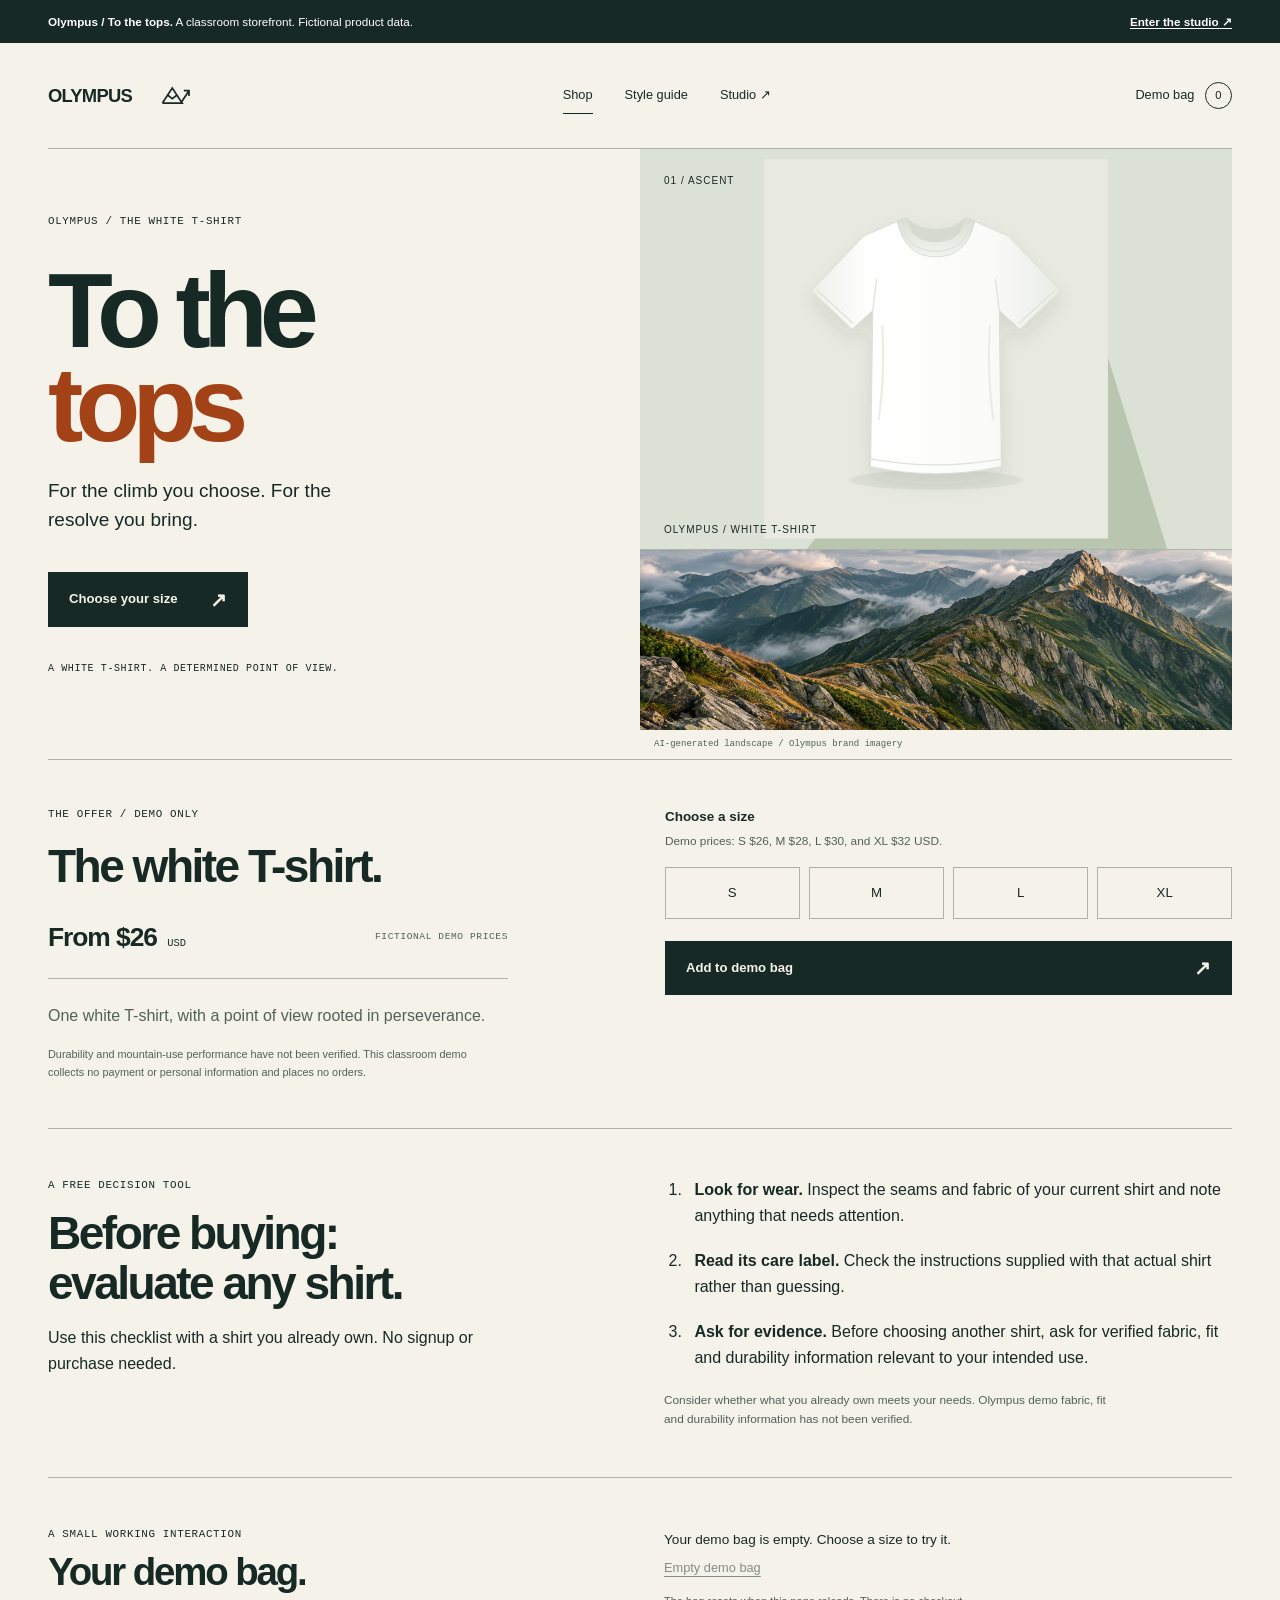
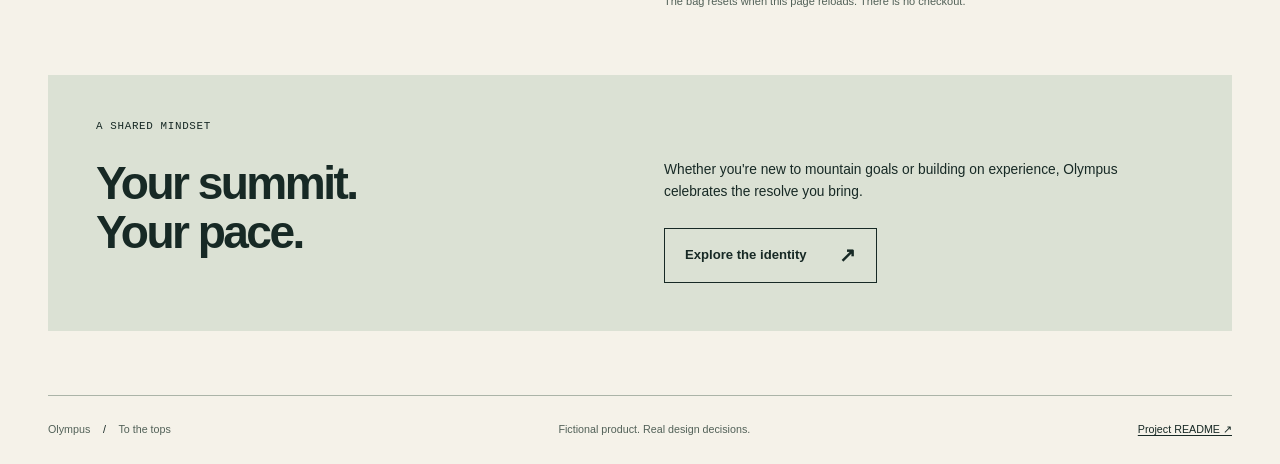
<file: public/index.html>
<!doctype html>
<html lang="en">
  <head>
    <meta charset="utf-8" />
    <meta name="viewport" content="width=device-width, initial-scale=1" />
    <meta
      name="description"
      content="Olympus. To the tops. A white T-shirt demo with a determined point of view."
    />
    <title>Olympus — To the tops</title>
    <link rel="icon" href="data:," />
    <link rel="stylesheet" href="styles.css" />
    <script src="shop.js" defer></script>
  </head>
  <body>
    <a class="skip-link" href="#main">Skip to content</a>
    <aside class="starter-notice" aria-label="Starter information">
      <span
        ><strong>Olympus / To the tops.</strong> A classroom storefront.
        Fictional product data.</span
      >
      <a href="studio.html"
        >Enter the studio <span aria-hidden="true">↗</span></a
      >
    </aside>
    <header class="site-header wrap">
      <a
        class="brand-link"
        href="index.html"
        aria-label="Olympus storefront home"
        ><img
          class="wordmark"
          src="assets/wordmark.svg"
          alt="Olympus wordmark"
          width="175"
          height="26"
      /></a>
      <nav class="main-nav" aria-label="Main navigation">
        <a class="nav-link" href="index.html" aria-current="page">Shop</a>
        <a class="nav-link" href="styleguide.html">Style guide</a>
        <a class="nav-link" href="studio.html"
          >Studio <span aria-hidden="true">↗</span></a
        >
      </nav>
      <a class="bag-link" href="#demo-bag" aria-label="View demo bag"
        >Demo bag <span id="bag-count" class="bag-count">0</span></a
      >
    </header>

    <main id="main">
      <section class="olympus-hero wrap" aria-labelledby="product-title">
        <div class="olympus-message">
          <p class="eyebrow">OLYMPUS / THE WHITE T-SHIRT</p>
          <h1 id="product-title">To the<br /><em>tops</em></h1>
          <p class="product-intro">
            For the climb you choose. For the resolve you bring.
          </p>
          <a class="button button-primary" href="#product-form"
            >Choose your size <span aria-hidden="true">&#8599;</span></a
          >
          <p class="micro-label">
            A white T-shirt. A determined point of view.
          </p>
        </div>
        <div class="olympus-art">
          <span class="olympus-ridge" aria-hidden="true"></span
          ><span class="olympus-number" aria-hidden="true">01 / ASCENT</span
          ><img
            class="shirt-image"
            src="assets/white-shirt.svg"
            alt="Plain white, unbranded short-sleeved T-shirt"
            width="800"
            height="880"
            fetchpriority="high"
          /><span class="olympus-caption">OLYMPUS / WHITE T-SHIRT</span>
          <figure class="olympus-landscape">
            <img
              src="assets/mountain-ridge.png"
              alt="A sunlit rocky summit above layered alpine ridges and drifting cloud"
              width="2172"
              height="724"
            />
            <figcaption>
              AI-generated landscape / Olympus brand imagery
            </figcaption>
          </figure>
        </div>
      </section>
      <section class="olympus-product wrap" aria-labelledby="offer-title">
        <div>
          <p class="eyebrow">THE OFFER / DEMO ONLY</p>
          <h2 id="offer-title">The white T-shirt.</h2>
          <div class="price-row">
            <p class="price" aria-live="polite" aria-atomic="true">
              <b id="product-price">From $26</b> <span>USD</span>
            </p>
            <span class="micro-label">Fictional demo prices</span>
          </div>
          <p class="muted">
            One white T-shirt, with a point of view rooted in perseverance.
          </p>
          <p class="demo-disclaimer">
            Durability and mountain-use performance have not been verified. This
            classroom demo collects no payment or personal information and
            places no orders.
          </p>
        </div>
        <form id="product-form" class="product-form" novalidate>
          <fieldset aria-describedby="size-help size-error">
            <legend>Choose a size</legend>
            <p id="size-help" class="field-help">
              Demo prices: S $26, M $28, L $30, and XL $32 USD.
            </p>
            <div class="size-options">
              <label class="size-option"
                ><input type="radio" name="size" value="S" /><span
                  >S</span
                ></label
              >
              <label class="size-option"
                ><input type="radio" name="size" value="M" /><span
                  >M</span
                ></label
              >
              <label class="size-option"
                ><input type="radio" name="size" value="L" /><span
                  >L</span
                ></label
              >
              <label class="size-option"
                ><input type="radio" name="size" value="XL" /><span
                  >XL</span
                ></label
              >
            </div>
            <p id="size-error" class="field-error" role="alert" hidden>
              Choose a size before adding the shirt to your demo bag.
            </p>
          </fieldset>
          <button class="button button-primary add-button" type="submit">
            Add to demo bag <span aria-hidden="true">↗</span>
          </button>
        </form>
      </section>
      <section
        id="shirt-checklist"
        class="evaluation-section wrap"
        aria-labelledby="evaluation-title"
      >
        <div>
          <p class="eyebrow">A FREE DECISION TOOL</p>
          <h2 id="evaluation-title">Before buying:<br />evaluate any shirt.</h2>
          <p>
            Use this checklist with a shirt you already own. No signup or
            purchase needed.
          </p>
        </div>
        <div>
          <ol>
            <li>
              <strong>Look for wear.</strong> Inspect the seams and fabric of
              your current shirt and note anything that needs attention.
            </li>
            <li>
              <strong>Read its care label.</strong> Check the instructions
              supplied with that actual shirt rather than guessing.
            </li>
            <li>
              <strong>Ask for evidence.</strong> Before choosing another shirt,
              ask for verified fabric, fit and durability information relevant
              to your intended use.
            </li>
          </ol>
          <p class="field-help">
            Consider whether what you already own meets your needs. Olympus demo
            fabric, fit and durability information has not been verified.
          </p>
        </div>
      </section>
      <section
        id="demo-bag"
        class="bag-section wrap"
        aria-labelledby="bag-title"
      >
        <div>
          <p class="eyebrow">A small working interaction</p>
          <h2 id="bag-title">Your demo bag.</h2>
        </div>
        <div class="bag-details">
          <p
            id="bag-status"
            class="bag-message"
            role="status"
            aria-live="polite"
            aria-atomic="true"
          >
            Your demo bag is empty. Choose a size to try it.
          </p>
          <ul id="bag-items" class="bag-items"></ul>
          <button id="clear-bag" class="text-button" type="button" disabled>
            Empty demo bag
          </button>
          <p class="field-help">
            The bag resets when this page reloads. There is no checkout.
          </p>
        </div>
      </section>
      <section class="starter-next wrap" aria-labelledby="next-title">
        <p class="eyebrow">A SHARED MINDSET</p>
        <h2 id="next-title">Your summit.<br />Your pace.</h2>
        <div>
          <p>
            Whether you're new to mountain goals or building on experience,
            Olympus celebrates the resolve you bring.
          </p>
          <a class="button button-secondary" href="styleguide.html"
            >Explore the identity <span aria-hidden="true">&#8599;</span></a
          >
        </div>
      </section>
    </main>
    <footer class="site-footer wrap">
      <p>Olympus <span class="footer-separator"> / </span> To the tops</p>
      <p class="footer-tagline">Fictional product. Real design decisions.</p>
      <a href="https://github.com/NorthernLadd/Is117_White_Tshirt#readme"
        >Project README <span aria-hidden="true">↗</span></a
      >
    </footer>
  </body>
</html>
</file>
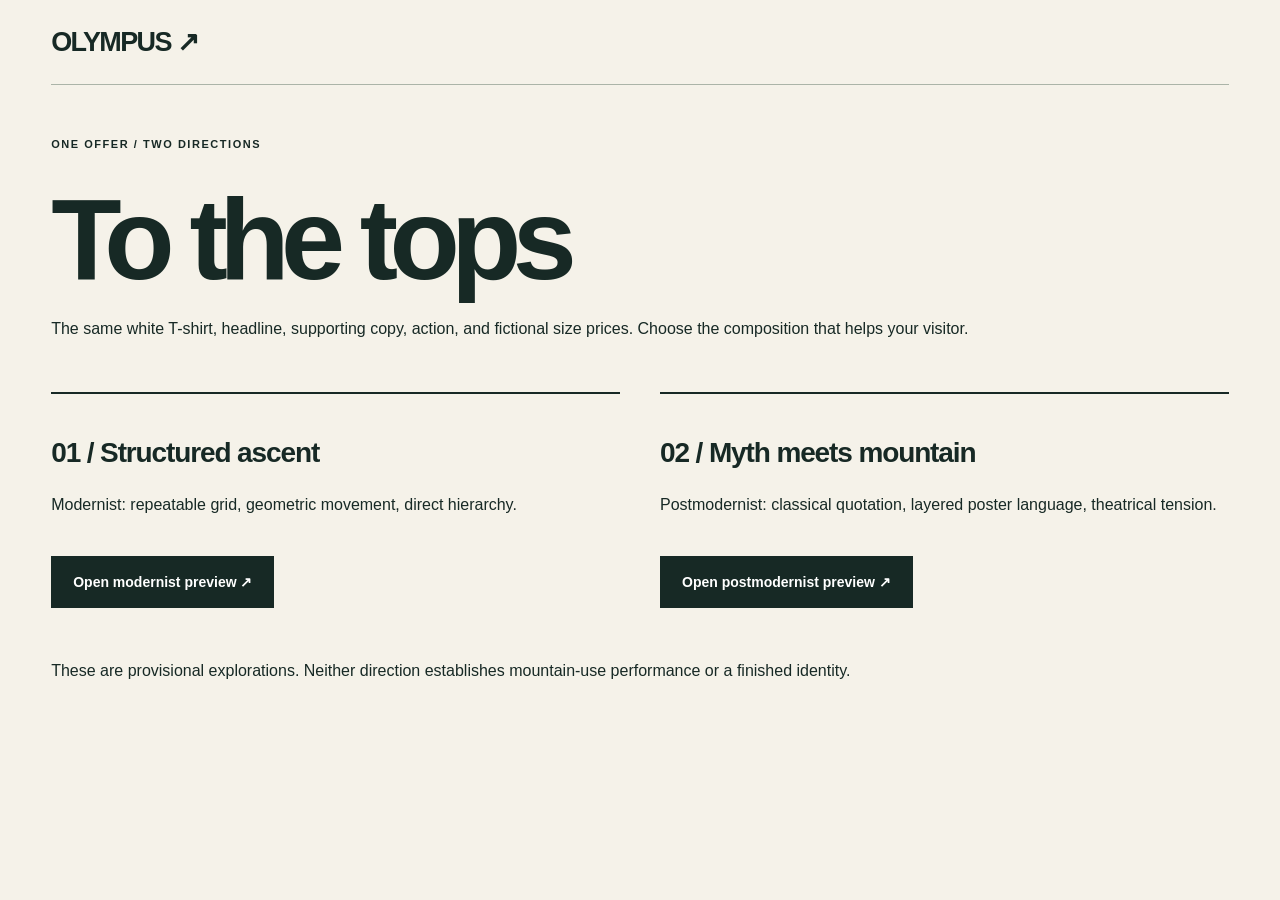
<file: public/explorations/index.html>
<!doctype html>
<html lang="en">
  <head>
    <meta charset="utf-8" />
    <meta name="viewport" content="width=device-width,initial-scale=1" />
    <title>Olympus — compare hero directions</title>
    <link rel="icon" href="data:," />
    <link rel="stylesheet" href="explorations.css" />
  </head>
  <body class="comparison">
    <header><a class="brand" href="../index.html">OLYMPUS ↗</a></header>
    <main>
      <p class="eyebrow">ONE OFFER / TWO DIRECTIONS</p>
      <h1>To the tops</h1>
      <p>
        The same white T-shirt, headline, supporting copy, action, and fictional
        size prices. Choose the composition that helps your visitor.
      </p>
      <div class="comparison-grid">
        <section>
          <h2>01 / Structured ascent</h2>
          <p>
            Modernist: repeatable grid, geometric movement, direct hierarchy.
          </p>
          <a class="cta" href="modernist.html">Open modernist preview ↗</a>
        </section>
        <section>
          <h2>02 / Myth meets mountain</h2>
          <p>
            Postmodernist: classical quotation, layered poster language,
            theatrical tension.
          </p>
          <a class="cta" href="postmodernist.html"
            >Open postmodernist preview ↗</a
          >
        </section>
      </div>
      <p>
        These are provisional explorations. Neither direction establishes
        mountain-use performance or a finished identity.
      </p>
    </main>
  </body>
</html>
</file>
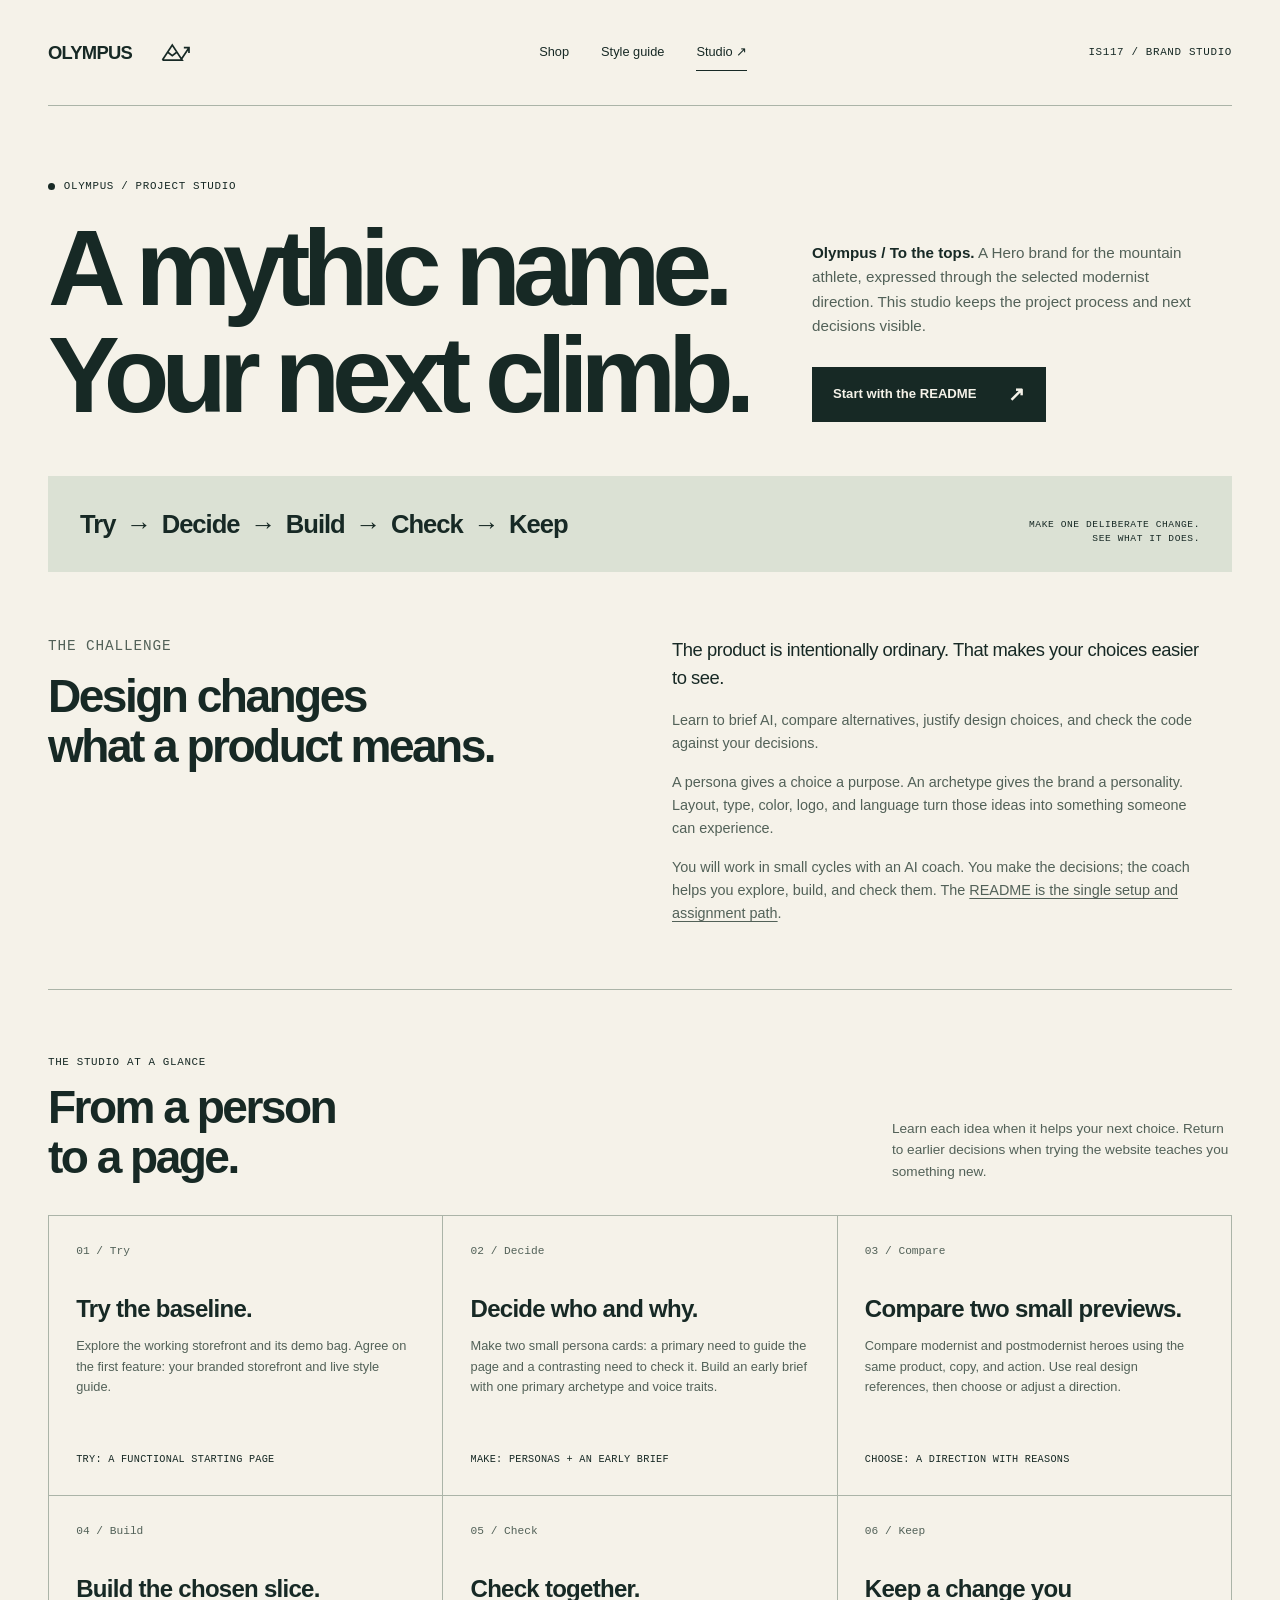
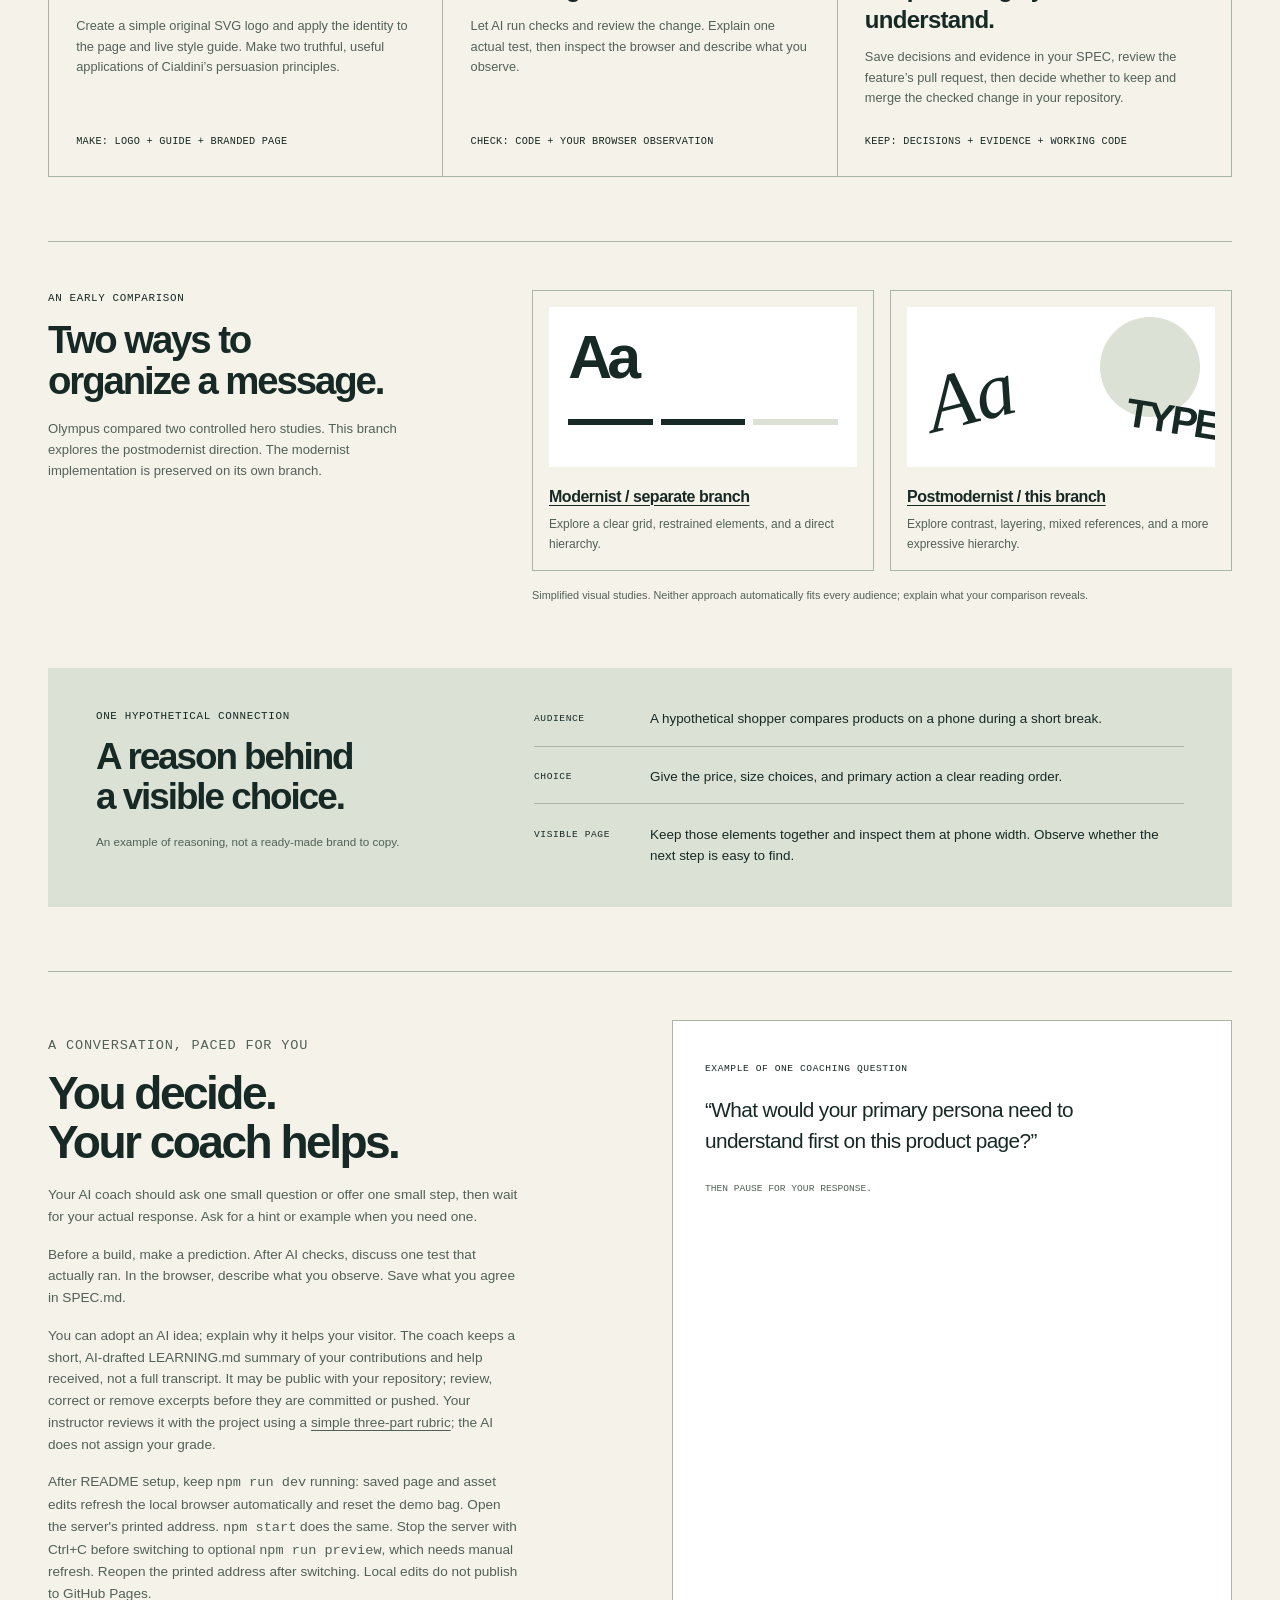
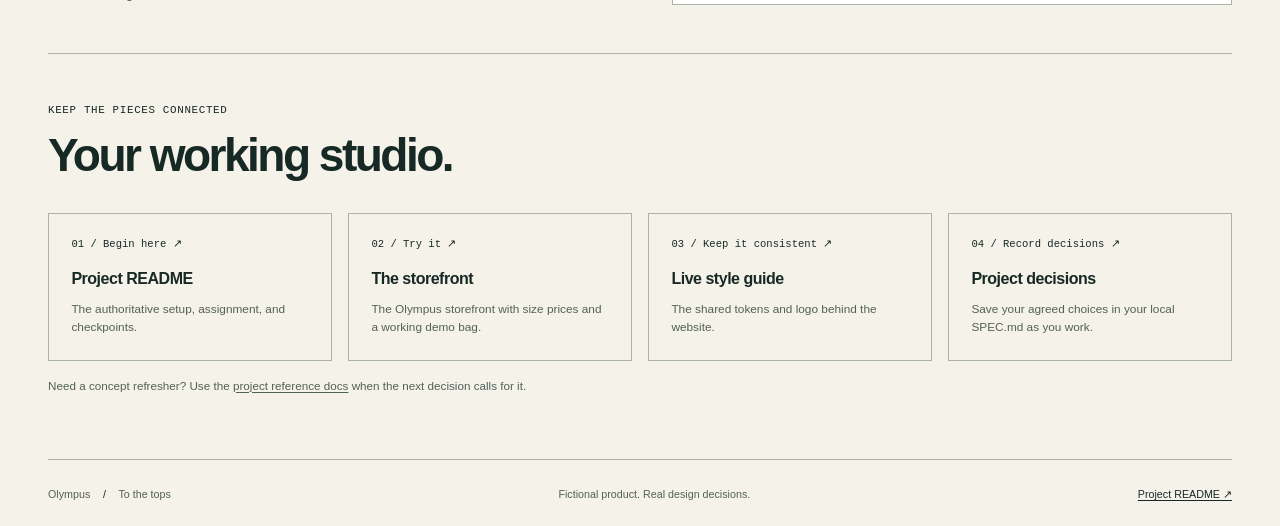
<file: public/studio.html>
<!doctype html>
<html lang="en">
  <head>
    <meta charset="utf-8" />
    <meta name="viewport" content="width=device-width, initial-scale=1" />
    <meta
      name="description"
      content="IS117 Brand Studio: turn one plain white T-shirt into a deliberate brand and website, with an AI coach and decisions you can explain."
    />
    <title>Olympus — Brand Studio</title>
    <link rel="icon" href="data:," />
    <link rel="stylesheet" href="styles.css" />
    <link rel="stylesheet" href="studio.css" />
  </head>
  <body>
    <a class="skip-link" href="#main">Skip to content</a>
    <header class="site-header wrap">
      <a
        class="brand-link"
        href="index.html"
        aria-label="Olympus storefront home"
        ><img
          class="wordmark"
          src="assets/wordmark.svg"
          alt="Olympus wordmark"
          width="175"
          height="26"
      /></a>
      <nav class="main-nav" aria-label="Main navigation">
        <a class="nav-link" href="index.html">Shop</a
        ><a class="nav-link" href="styleguide.html">Style guide</a
        ><a class="nav-link" href="studio.html" aria-current="page"
          >Studio <span aria-hidden="true">↗</span></a
        >
      </nav>
      <span class="micro-label">IS117 / Brand Studio</span>
    </header>
    <main id="main">
      <section
        class="page-hero studio-hero wrap"
        aria-labelledby="studio-title"
      >
        <p class="eyebrow">
          <span class="status-dot" aria-hidden="true"></span> Olympus / project
          studio
        </p>
        <h1 id="studio-title">A mythic name.<br />Your next climb.</h1>
        <div class="hero-summary">
          <p>
            <strong>Olympus / To the tops.</strong> A Hero brand for the
            mountain athlete, expressed through the selected modernist
            direction. This studio keeps the project process and next decisions
            visible.
          </p>
          <a
            class="button button-primary"
            href="https://github.com/NorthernLadd/Is117_White_Tshirt#readme"
            >Start with the README <span aria-hidden="true">↗</span></a
          >
        </div>
      </section>
      <div class="studio-ribbon wrap">
        <p class="cycle">
          Try <span aria-hidden="true">→</span> Decide
          <span aria-hidden="true">→</span> Build
          <span aria-hidden="true">→</span> Check
          <span aria-hidden="true">→</span> Keep
        </p>
        <p class="micro-label">
          Make one deliberate change.<br />See what it does.
        </p>
      </div>

      <section class="studio-intro wrap" aria-labelledby="why-title">
        <div>
          <p class="eyebrow">The challenge</p>
          <h2 id="why-title">Design changes<br />what a product means.</h2>
        </div>
        <div>
          <p class="lead">
            The product is intentionally ordinary. That makes your choices
            easier to see.
          </p>
          <p>
            Learn to brief AI, compare alternatives, justify design choices, and
            check the code against your decisions.
          </p>
          <p>
            A persona gives a choice a purpose. An archetype gives the brand a
            personality. Layout, type, color, logo, and language turn those
            ideas into something someone can experience.
          </p>
          <p>
            You will work in small cycles with an AI coach. You make the
            decisions; the coach helps you explore, build, and check them. The
            <a href="https://github.com/NorthernLadd/Is117_White_Tshirt#readme"
              >README is the single setup and assignment path</a
            >.
          </p>
        </div>
      </section>

      <section class="path-section wrap" aria-labelledby="path-title">
        <div class="path-intro">
          <div>
            <p class="eyebrow">The studio at a glance</p>
            <h2 id="path-title">From a person<br />to a page.</h2>
          </div>
          <p>
            Learn each idea when it helps your next choice. Return to earlier
            decisions when trying the website teaches you something new.
          </p>
        </div>
        <ol class="studio-path">
          <li>
            <span class="stage-number">01 / Try</span>
            <h3>Try the baseline.</h3>
            <p>
              Explore the working storefront and its demo bag. Agree on the
              first feature: your branded storefront and live style guide.
            </p>
            <p class="stage-output">Try: a functional starting page</p>
          </li>
          <li>
            <span class="stage-number">02 / Decide</span>
            <h3>Decide who and why.</h3>
            <p>
              Make two small persona cards: a primary need to guide the page and
              a contrasting need to check it. Build an early brief with one
              primary archetype and voice traits.
            </p>
            <p class="stage-output">Make: personas + an early brief</p>
          </li>
          <li>
            <span class="stage-number">03 / Compare</span>
            <h3>Compare two small previews.</h3>
            <p>
              Compare modernist and postmodernist heroes using the same product,
              copy, and action. Use real design references, then choose or
              adjust a direction.
            </p>
            <p class="stage-output">Choose: a direction with reasons</p>
          </li>
          <li>
            <span class="stage-number">04 / Build</span>
            <h3>Build the chosen slice.</h3>
            <p>
              Create a simple original SVG logo and apply the identity to the
              page and live style guide. Make two truthful, useful applications
              of Cialdini’s persuasion principles.
            </p>
            <p class="stage-output">Make: logo + guide + branded page</p>
          </li>
          <li>
            <span class="stage-number">05 / Check</span>
            <h3>Check together.</h3>
            <p>
              Let AI run checks and review the change. Explain one actual test,
              then inspect the browser and describe what you observe.
            </p>
            <p class="stage-output">Check: code + your browser observation</p>
          </li>
          <li>
            <span class="stage-number">06 / Keep</span>
            <h3>Keep a change you understand.</h3>
            <p>
              Save decisions and evidence in your SPEC, review the feature’s
              pull request, then decide whether to keep and merge the checked
              change in your repository.
            </p>
            <p class="stage-output">
              Keep: decisions + evidence + working code
            </p>
          </li>
        </ol>
      </section>

      <section
        class="comparison-section wrap"
        aria-labelledby="comparison-title"
      >
        <div>
          <p class="eyebrow">An early comparison</p>
          <h2 id="comparison-title">Two ways to<br />organize a message.</h2>
          <p class="comparison-description">
            Olympus compared two controlled hero studies. This branch explores
            the postmodernist direction. The modernist implementation is
            preserved on its own branch.
          </p>
        </div>
        <div class="comparison-grid">
          <article class="direction-card">
            <div class="direction-sketch modern-sketch" aria-hidden="true">
              <i></i><i></i><i></i>
            </div>
            <h3>
              <a href="explorations/modernist.html"
                >Modernist / separate branch</a
              >
            </h3>
            <p>
              Explore a clear grid, restrained elements, and a direct hierarchy.
            </p>
          </article>
          <article class="direction-card">
            <div class="direction-sketch postmodern-sketch" aria-hidden="true">
              <i></i>
            </div>
            <h3>
              <a href="explorations/postmodernist.html"
                >Postmodernist / this branch</a
              >
            </h3>
            <p>
              Explore contrast, layering, mixed references, and a more
              expressive hierarchy.
            </p>
          </article>
          <p class="comparison-caption">
            Simplified visual studies. Neither approach automatically fits every
            audience; explain what your comparison reveals.
          </p>
        </div>
      </section>

      <section class="example-section wrap" aria-labelledby="example-title">
        <div>
          <p class="eyebrow">One hypothetical connection</p>
          <h2 id="example-title">A reason behind<br />a visible choice.</h2>
          <p class="guide-note">
            An example of reasoning, not a ready-made brand to copy.
          </p>
        </div>
        <div class="example-chain">
          <div class="example-step">
            <span class="micro-label">Audience</span>
            <p>
              A hypothetical shopper compares products on a phone during a short
              break.
            </p>
          </div>
          <div class="example-step">
            <span class="micro-label">Choice</span>
            <p>
              Give the price, size choices, and primary action a clear reading
              order.
            </p>
          </div>
          <div class="example-step">
            <span class="micro-label">Visible page</span>
            <p>
              Keep those elements together and inspect them at phone width.
              Observe whether the next step is easy to find.
            </p>
          </div>
        </div>
      </section>

      <section class="coach-section wrap" aria-labelledby="coach-title">
        <div>
          <p class="eyebrow">A conversation, paced for you</p>
          <h2 id="coach-title">You decide.<br />Your coach helps.</h2>
          <p>
            Your AI coach should ask one small question or offer one small step,
            then wait for your actual response. Ask for a hint or example when
            you need one.
          </p>
          <p>
            Before a build, make a prediction. After AI checks, discuss one test
            that actually ran. In the browser, describe what you observe. Save
            what you agree in SPEC.md.
          </p>
          <p>
            You can adopt an AI idea; explain why it helps your visitor. The
            coach keeps a short, AI-drafted LEARNING.md summary of your
            contributions and help received, not a full transcript. It may be
            public with your repository; review, correct or remove excerpts
            before they are committed or pushed. Your instructor reviews it with
            the project using a
            <a
              href="https://github.com/kaw393939/is117-brand-studio/blob/main/docs/assessment.md"
              >simple three-part rubric</a
            >; the AI does not assign your grade.
          </p>
          <p>
            After README setup, keep <code>npm run dev</code> running: saved
            page and asset edits refresh the local browser automatically and
            reset the demo bag. Open the server's printed address.
            <code>npm start</code> does the same. Stop the server with Ctrl+C
            before switching to optional <code>npm run preview</code>, which
            needs manual refresh. Reopen the printed address after switching.
            Local edits do not publish to GitHub Pages.
          </p>
        </div>
        <blockquote class="coach-quote">
          <span class="micro-label">Example of one coaching question</span>
          <p>
            “What would your primary persona need to understand first on this
            product page?”
          </p>
          <footer>Then pause for your response.</footer>
        </blockquote>
      </section>

      <section class="resource-section wrap" aria-labelledby="resources-title">
        <p class="eyebrow">Keep the pieces connected</p>
        <h2 id="resources-title">Your working studio.</h2>
        <div class="resource-grid">
          <a
            class="resource-card"
            href="https://github.com/NorthernLadd/Is117_White_Tshirt#readme"
            ><span>01 / Begin here ↗</span>
            <h3>Project README</h3>
            <p>The authoritative setup, assignment, and checkpoints.</p></a
          >
          <a class="resource-card" href="index.html"
            ><span>02 / Try it ↗</span>
            <h3>The storefront</h3>
            <p>
              The Olympus storefront with size prices and a working demo bag.
            </p></a
          >
          <a class="resource-card" href="styleguide.html"
            ><span>03 / Keep it consistent ↗</span>
            <h3>Live style guide</h3>
            <p>The shared tokens and logo behind the website.</p></a
          >
          <a
            class="resource-card"
            href="https://github.com/NorthernLadd/Is117_White_Tshirt/blob/main/SPEC.md"
            ><span>04 / Record decisions ↗</span>
            <h3>Project decisions</h3>
            <p>
              Save your agreed choices in your local SPEC.md as you work.
            </p></a
          >
        </div>
        <p class="guide-note">
          Need a concept refresher? Use the
          <a
            href="https://github.com/kaw393939/is117-brand-studio/tree/main/docs"
            >project reference docs</a
          >
          when the next decision calls for it.
        </p>
      </section>
    </main>
    <footer class="site-footer wrap">
      <p>Olympus <span class="footer-separator"> / </span> To the tops</p>
      <p class="footer-tagline">Fictional product. Real design decisions.</p>
      <a href="https://github.com/NorthernLadd/Is117_White_Tshirt#readme"
        >Project README <span aria-hidden="true">↗</span></a
      >
    </footer>
  </body>
</html>
</file>
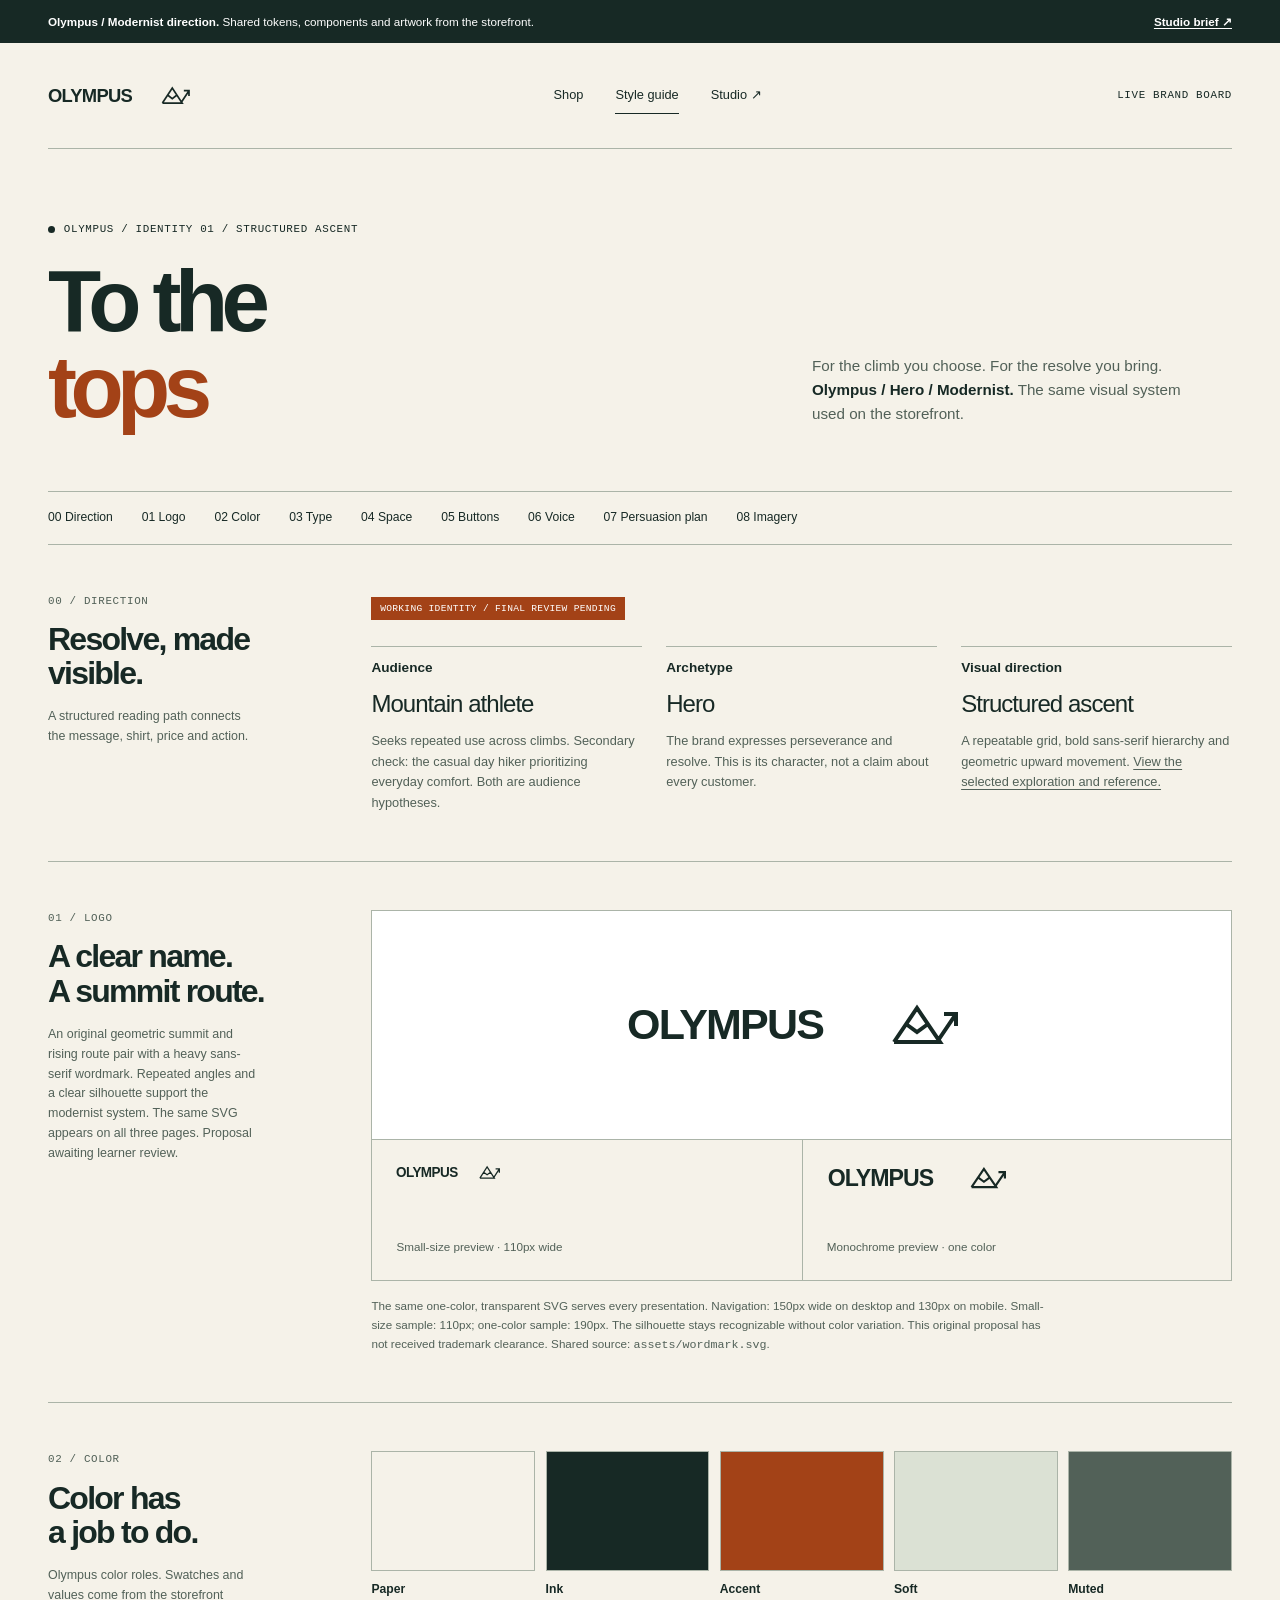
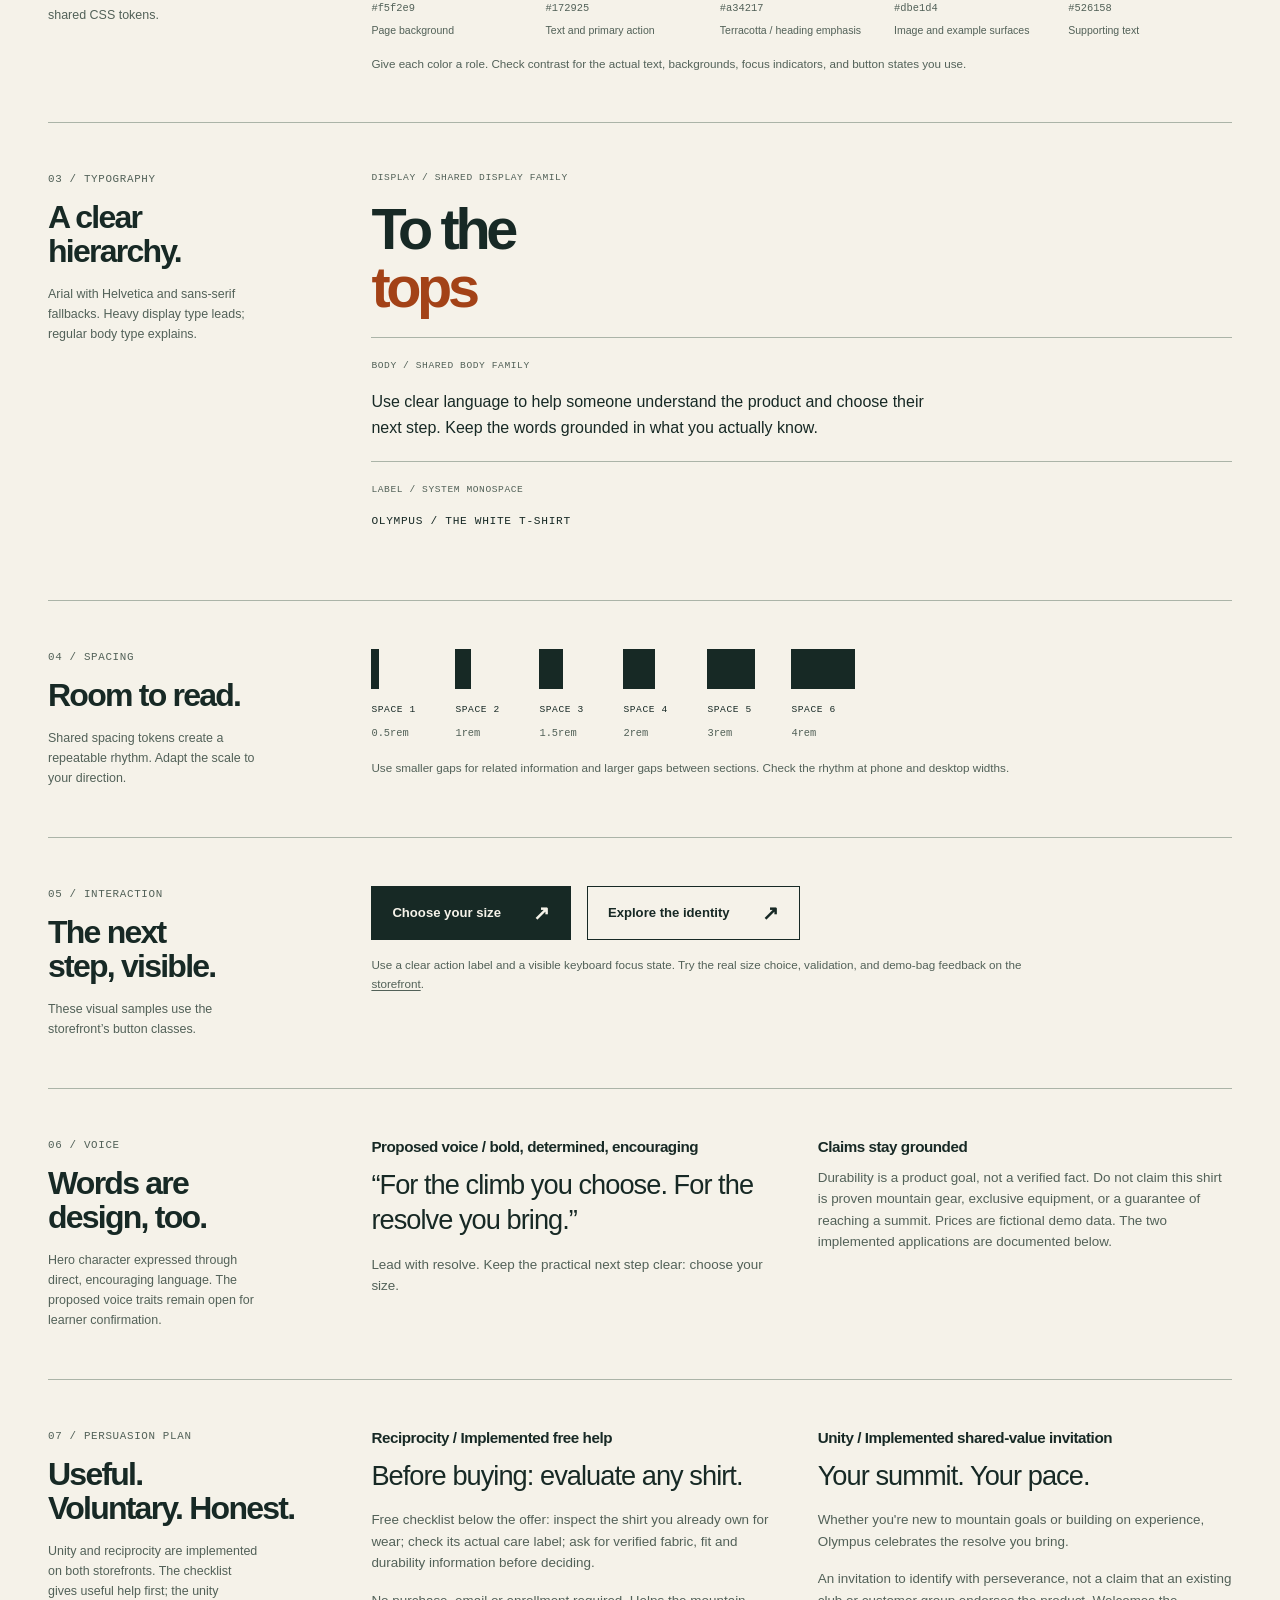
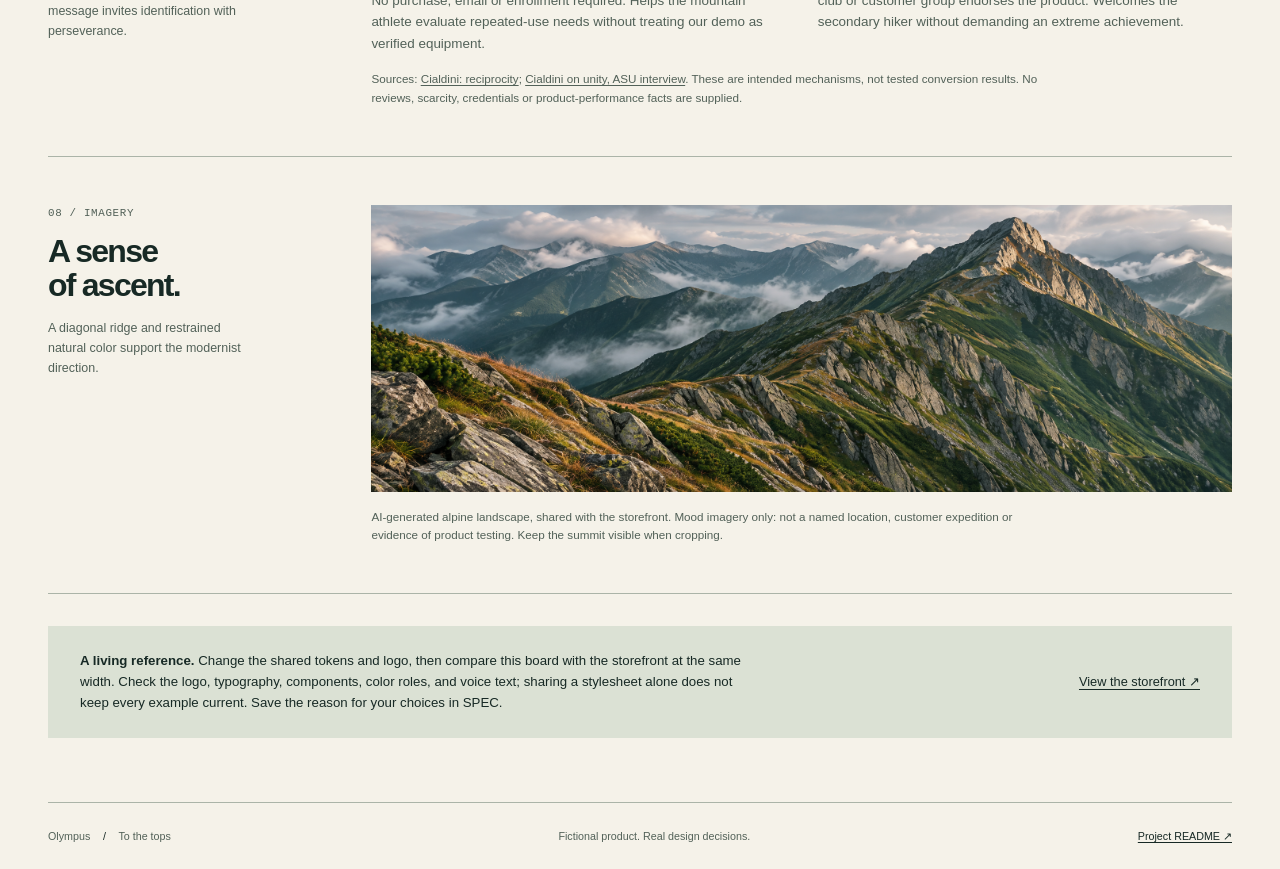
<file: public/styleguide.html>
<!doctype html>
<html lang="en">
  <head>
    <meta charset="utf-8" />
    <meta name="viewport" content="width=device-width, initial-scale=1" />
    <meta
      name="description"
      content="The live Olympus identity board. Shared colors, typography, logo and components from the storefront."
    />
    <title>Olympus — Live style guide</title>
    <link rel="icon" href="data:," />
    <link rel="stylesheet" href="styles.css" />
    <script src="styleguide.js" defer></script>
  </head>
  <body>
    <a class="skip-link" href="#main">Skip to content</a>
    <aside class="starter-notice" aria-label="Starter information">
      <span
        ><strong>Olympus / Modernist direction.</strong> Shared tokens,
        components and artwork from the storefront.</span
      ><a href="studio.html">Studio brief <span aria-hidden="true">↗</span></a>
    </aside>
    <header class="site-header wrap">
      <a
        class="brand-link"
        href="index.html"
        aria-label="Olympus storefront home"
        ><img
          class="wordmark"
          src="assets/wordmark.svg"
          alt="Olympus wordmark"
          width="175"
          height="26"
      /></a>
      <nav class="main-nav" aria-label="Main navigation">
        <a class="nav-link" href="index.html">Shop</a
        ><a class="nav-link" href="styleguide.html" aria-current="page"
          >Style guide</a
        ><a class="nav-link" href="studio.html"
          >Studio <span aria-hidden="true">↗</span></a
        >
      </nav>
      <span class="micro-label">Live brand board</span>
    </header>
    <main id="main">
      <section class="page-hero wrap" aria-labelledby="guide-title">
        <p class="eyebrow">
          <span class="status-dot" aria-hidden="true"></span> Olympus / identity
          01 / structured ascent
        </p>
        <h1 id="guide-title">To the<br /><em>tops</em></h1>
        <p class="hero-summary">
          For the climb you choose. For the resolve you bring.
          <strong>Olympus / Hero / Modernist.</strong> The same visual system
          used on the storefront.
        </p>
      </section>
      <nav class="page-subnav wrap" aria-label="Style guide sections">
        <a class="section-link" href="#direction">00 Direction</a
        ><a class="section-link" href="#logo">01 Logo</a
        ><a class="section-link" href="#palette">02 Color</a
        ><a class="section-link" href="#type">03 Type</a
        ><a class="section-link" href="#spacing">04 Space</a
        ><a class="section-link" href="#buttons">05 Buttons</a
        ><a class="section-link" href="#voice">06 Voice</a
        ><a class="section-link" href="#persuasion">07 Persuasion plan</a
        ><a class="section-link" href="#imagery">08 Imagery</a>
      </nav>

      <section
        id="direction"
        class="guide-section wrap"
        aria-labelledby="direction-title"
      >
        <div class="section-heading">
          <span class="section-number">00 / Direction</span>
          <h2 id="direction-title">Resolve, made visible.</h2>
          <p>
            A structured reading path connects the message, shirt, price and
            action.
          </p>
        </div>
        <div class="guide-content">
          <span class="draft-label"
            >Working identity / final review pending</span
          >
          <div class="decision-grid">
            <div>
              <h3>Audience</h3>
              <p class="undecided">Mountain athlete</p>
              <p>
                Seeks repeated use across climbs. Secondary check: the casual
                day hiker prioritizing everyday comfort. Both are audience
                hypotheses.
              </p>
            </div>
            <div>
              <h3>Archetype</h3>
              <p class="undecided">Hero</p>
              <p>
                The brand expresses perseverance and resolve. This is its
                character, not a claim about every customer.
              </p>
            </div>
            <div>
              <h3>Visual direction</h3>
              <p class="undecided">Structured ascent</p>
              <p>
                A repeatable grid, bold sans-serif hierarchy and geometric
                upward movement.
                <a href="explorations/modernist.html"
                  >View the selected exploration and reference.</a
                >
              </p>
            </div>
          </div>
        </div>
      </section>

      <section
        id="logo"
        class="guide-section wrap"
        aria-labelledby="logo-title"
      >
        <div class="section-heading">
          <span class="section-number">01 / Logo</span>
          <h2 id="logo-title">A clear name.<br />A summit route.</h2>
          <p>
            An original geometric summit and rising route pair with a heavy
            sans-serif wordmark. Repeated angles and a clear silhouette support
            the modernist system. The same SVG appears on all three pages.
            Proposal awaiting learner review.
          </p>
        </div>
        <div class="guide-content">
          <div class="logo-board">
            <img
              src="assets/wordmark.svg"
              alt="Olympus wordmark"
              width="350"
              height="52"
            />
          </div>
          <div class="logo-variants">
            <div class="logo-variant">
              <img
                class="logo-small"
                src="assets/wordmark.svg"
                alt="Olympus wordmark at a small size"
                width="110"
                height="16"
              />
              <p>Small-size preview · 110px wide</p>
            </div>
            <div class="logo-variant">
              <img
                class="logo-mono"
                src="assets/wordmark.svg"
                alt="Olympus wordmark in monochrome"
                width="190"
                height="28"
              />
              <p>Monochrome preview · one color</p>
            </div>
          </div>
          <p class="guide-note">
            The same one-color, transparent SVG serves every presentation.
            Navigation: 150px wide on desktop and 130px on mobile. Small-size
            sample: 110px; one-color sample: 190px. The silhouette stays
            recognizable without color variation. This original proposal has not
            received trademark clearance. Shared source:
            <code>assets/wordmark.svg</code>.
          </p>
        </div>
      </section>

      <section
        id="palette"
        class="guide-section wrap"
        aria-labelledby="palette-title"
      >
        <div class="section-heading">
          <span class="section-number">02 / Color</span>
          <h2 id="palette-title">Color has<br />a job to do.</h2>
          <p>
            Olympus color roles. Swatches and values come from the storefront
            shared CSS tokens.
          </p>
        </div>
        <div class="guide-content">
          <div class="palette-grid">
            <article class="palette-card">
              <div
                class="color-swatch"
                style="--swatch-color: var(--color-paper)"
              ></div>
              <h3>Paper</h3>
              <code data-color-token="--color-paper">CSS token</code>
              <p>Page background</p>
            </article>
            <article class="palette-card">
              <div
                class="color-swatch"
                style="--swatch-color: var(--color-ink)"
              ></div>
              <h3>Ink</h3>
              <code data-color-token="--color-ink">CSS token</code>
              <p>Text and primary action</p>
            </article>
            <article class="palette-card">
              <div
                class="color-swatch"
                style="--swatch-color: var(--color-accent)"
              ></div>
              <h3>Accent</h3>
              <code data-color-token="--color-accent">CSS token</code>
              <p>Terracotta / heading emphasis</p>
            </article>
            <article class="palette-card">
              <div
                class="color-swatch"
                style="--swatch-color: var(--color-soft)"
              ></div>
              <h3>Soft</h3>
              <code data-color-token="--color-soft">CSS token</code>
              <p>Image and example surfaces</p>
            </article>
            <article class="palette-card">
              <div
                class="color-swatch"
                style="--swatch-color: var(--color-muted)"
              ></div>
              <h3>Muted</h3>
              <code data-color-token="--color-muted">CSS token</code>
              <p>Supporting text</p>
            </article>
          </div>
          <p class="guide-note">
            Give each color a role. Check contrast for the actual text,
            backgrounds, focus indicators, and button states you use.
          </p>
        </div>
      </section>

      <section
        id="type"
        class="guide-section wrap"
        aria-labelledby="type-title"
      >
        <div class="section-heading">
          <span class="section-number">03 / Typography</span>
          <h2 id="type-title">A clear<br />hierarchy.</h2>
          <p>
            Arial with Helvetica and sans-serif fallbacks. Heavy display type
            leads; regular body type explains.
          </p>
        </div>
        <div class="guide-content">
          <div class="type-specimen">
            <span class="type-label">Display / shared display family</span>
            <p class="type-display">To the<br /><em>tops</em></p>
          </div>
          <div class="type-specimen">
            <span class="type-label">Body / shared body family</span>
            <p class="type-body">
              Use clear language to help someone understand the product and
              choose their next step. Keep the words grounded in what you
              actually know.
            </p>
          </div>
          <div class="type-specimen">
            <span class="type-label">Label / system monospace</span>
            <p class="type-mono">OLYMPUS / THE WHITE T-SHIRT</p>
          </div>
        </div>
      </section>

      <section
        id="spacing"
        class="guide-section wrap"
        aria-labelledby="spacing-title"
      >
        <div class="section-heading">
          <span class="section-number">04 / Spacing</span>
          <h2 id="spacing-title">Room to read.</h2>
          <p>
            Shared spacing tokens create a repeatable rhythm. Adapt the scale to
            your direction.
          </p>
        </div>
        <div class="guide-content">
          <div class="spacing-grid">
            <div class="spacing-token">
              <div
                class="spacing-bar"
                style="--token-size: var(--space-1)"
              ></div>
              <span class="token-name">Space 1</span
              ><code data-space-token="--space-1">CSS token</code>
            </div>
            <div class="spacing-token">
              <div
                class="spacing-bar"
                style="--token-size: var(--space-2)"
              ></div>
              <span class="token-name">Space 2</span
              ><code data-space-token="--space-2">CSS token</code>
            </div>
            <div class="spacing-token">
              <div
                class="spacing-bar"
                style="--token-size: var(--space-3)"
              ></div>
              <span class="token-name">Space 3</span
              ><code data-space-token="--space-3">CSS token</code>
            </div>
            <div class="spacing-token">
              <div
                class="spacing-bar"
                style="--token-size: var(--space-4)"
              ></div>
              <span class="token-name">Space 4</span
              ><code data-space-token="--space-4">CSS token</code>
            </div>
            <div class="spacing-token">
              <div
                class="spacing-bar"
                style="--token-size: var(--space-5)"
              ></div>
              <span class="token-name">Space 5</span
              ><code data-space-token="--space-5">CSS token</code>
            </div>
            <div class="spacing-token">
              <div
                class="spacing-bar"
                style="--token-size: var(--space-6)"
              ></div>
              <span class="token-name">Space 6</span
              ><code data-space-token="--space-6">CSS token</code>
            </div>
          </div>
          <p class="guide-note">
            Use smaller gaps for related information and larger gaps between
            sections. Check the rhythm at phone and desktop widths.
          </p>
        </div>
      </section>

      <section
        id="buttons"
        class="guide-section wrap"
        aria-labelledby="buttons-title"
      >
        <div class="section-heading">
          <span class="section-number">05 / Interaction</span>
          <h2 id="buttons-title">The next<br />step, visible.</h2>
          <p>These visual samples use the storefront’s button classes.</p>
        </div>
        <div class="guide-content">
          <div class="button-samples">
            <span class="button button-primary"
              >Choose your size <span aria-hidden="true">↗</span></span
            ><span class="button button-secondary"
              >Explore the identity <span aria-hidden="true">↗</span></span
            >
          </div>
          <p class="guide-note">
            Use a clear action label and a visible keyboard focus state. Try the
            real size choice, validation, and demo-bag feedback on the
            <a href="index.html">storefront</a>.
          </p>
        </div>
      </section>

      <section
        id="voice"
        class="guide-section wrap"
        aria-labelledby="voice-title"
      >
        <div class="section-heading">
          <span class="section-number">06 / Voice</span>
          <h2 id="voice-title">Words are<br />design, too.</h2>
          <p>
            Hero character expressed through direct, encouraging language. The
            proposed voice traits remain open for learner confirmation.
          </p>
        </div>
        <div class="guide-content">
          <div class="voice-grid">
            <div>
              <h3>Proposed voice / bold, determined, encouraging</h3>
              <p class="voice-example">
                “For the climb you choose. For the resolve you bring.”
              </p>
              <p>
                Lead with resolve. Keep the practical next step clear: choose
                your size.
              </p>
            </div>
            <div>
              <h3>Claims stay grounded</h3>
              <p>
                Durability is a product goal, not a verified fact. Do not claim
                this shirt is proven mountain gear, exclusive equipment, or a
                guarantee of reaching a summit. Prices are fictional demo data.
                The two implemented applications are documented below.
              </p>
            </div>
          </div>
        </div>
      </section>

      <section
        id="persuasion"
        class="guide-section wrap"
        aria-labelledby="persuasion-title"
      >
        <div class="section-heading">
          <span class="section-number">07 / Persuasion plan</span>
          <h2 id="persuasion-title">Useful.<br />Voluntary. Honest.</h2>
          <p>
            Unity and reciprocity are implemented on both storefronts. The
            checklist gives useful help first; the unity message invites
            identification with perseverance.
          </p>
        </div>
        <div class="guide-content">
          <div class="voice-grid">
            <div>
              <h3>Reciprocity / Implemented free help</h3>
              <p class="voice-example">Before buying: evaluate any shirt.</p>
              <p>
                Free checklist below the offer: inspect the shirt you already
                own for wear; check its actual care label; ask for verified
                fabric, fit and durability information before deciding.
              </p>
              <p>
                No purchase, email or enrollment required. Helps the mountain
                athlete evaluate repeated-use needs without treating our demo as
                verified equipment.
              </p>
            </div>
            <div>
              <h3>Unity / Implemented shared-value invitation</h3>
              <p class="voice-example">Your summit. Your pace.</p>
              <p>
                Whether you're new to mountain goals or building on experience,
                Olympus celebrates the resolve you bring.
              </p>
              <p>
                An invitation to identify with perseverance, not a claim that an
                existing club or customer group endorses the product. Welcomes
                the secondary hiker without demanding an extreme achievement.
              </p>
            </div>
          </div>
          <p class="guide-note">
            Sources:
            <a
              href="https://www.influenceatwork.com/7-principles-of-persuasion/"
              >Cialdini: reciprocity</a
            >;
            <a
              href="https://news.wpcarey.asu.edu/20250422-gentle-science-persuasion-part-seven-unity"
              >Cialdini on unity, ASU interview</a
            >. These are intended mechanisms, not tested conversion results. No
            reviews, scarcity, credentials or product-performance facts are
            supplied.
          </p>
        </div>
      </section>
      <section
        id="imagery"
        class="guide-section wrap"
        aria-labelledby="imagery-title"
      >
        <div class="section-heading">
          <span class="section-number">08 / Imagery</span>
          <h2 id="imagery-title">A sense<br />of ascent.</h2>
          <p>
            A diagonal ridge and restrained natural color support the modernist
            direction.
          </p>
        </div>
        <div class="guide-content">
          <figure class="landscape-sample">
            <img
              src="assets/mountain-ridge.png"
              alt="A sunlit rocky summit above layered alpine ridges and drifting cloud"
              width="2172"
              height="724"
              loading="lazy"
            />
            <figcaption class="guide-note">
              AI-generated alpine landscape, shared with the storefront. Mood
              imagery only: not a named location, customer expedition or
              evidence of product testing. Keep the summit visible when
              cropping.
            </figcaption>
          </figure>
        </div>
      </section>
      <div class="guide-footer-note wrap">
        <p>
          <strong>A living reference.</strong> Change the shared tokens and
          logo, then compare this board with the storefront at the same width.
          Check the logo, typography, components, color roles, and voice text;
          sharing a stylesheet alone does not keep every example current. Save
          the reason for your choices in SPEC.
        </p>
        <a href="index.html"
          >View the storefront <span aria-hidden="true">↗</span></a
        >
      </div>
    </main>
    <footer class="site-footer wrap">
      <p>Olympus <span class="footer-separator"> / </span> To the tops</p>
      <p class="footer-tagline">Fictional product. Real design decisions.</p>
      <a href="https://github.com/NorthernLadd/Is117_White_Tshirt#readme"
        >Project README <span aria-hidden="true">↗</span></a
      >
    </footer>
  </body>
</html>
</file>
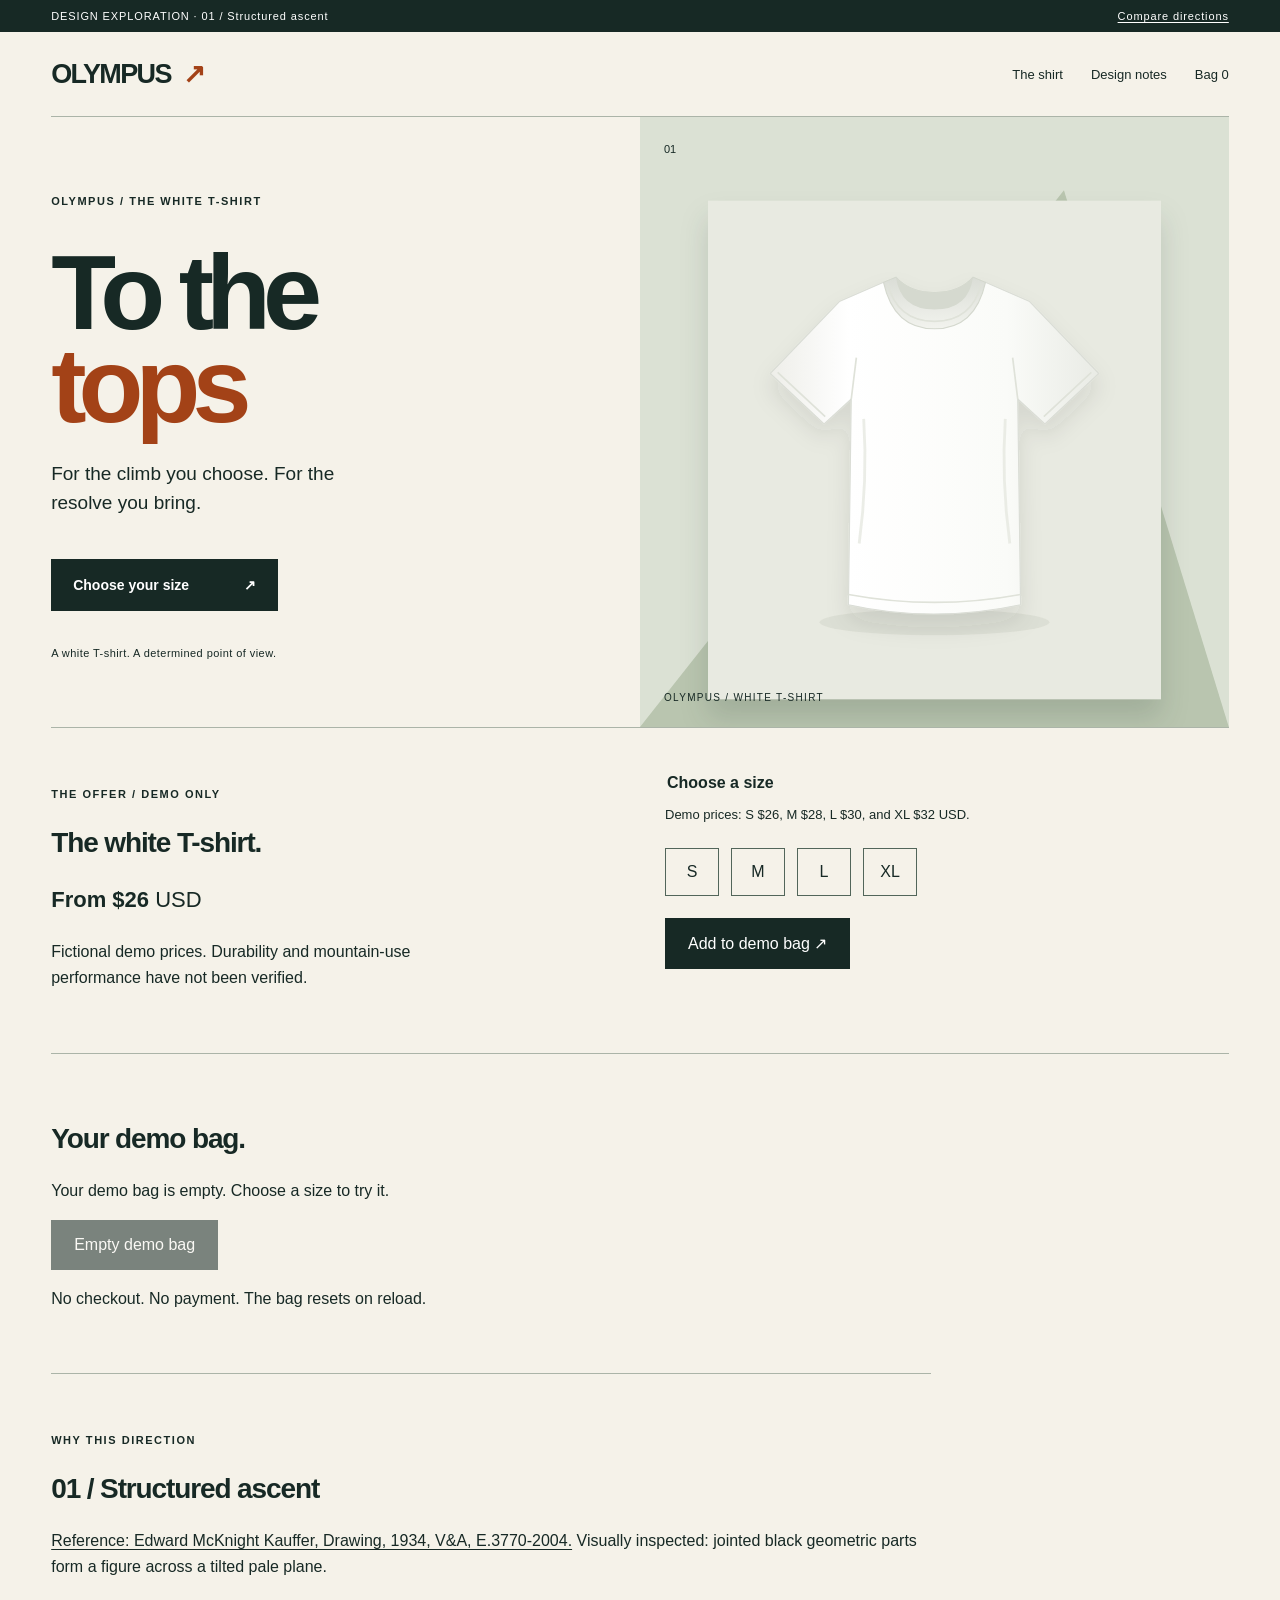
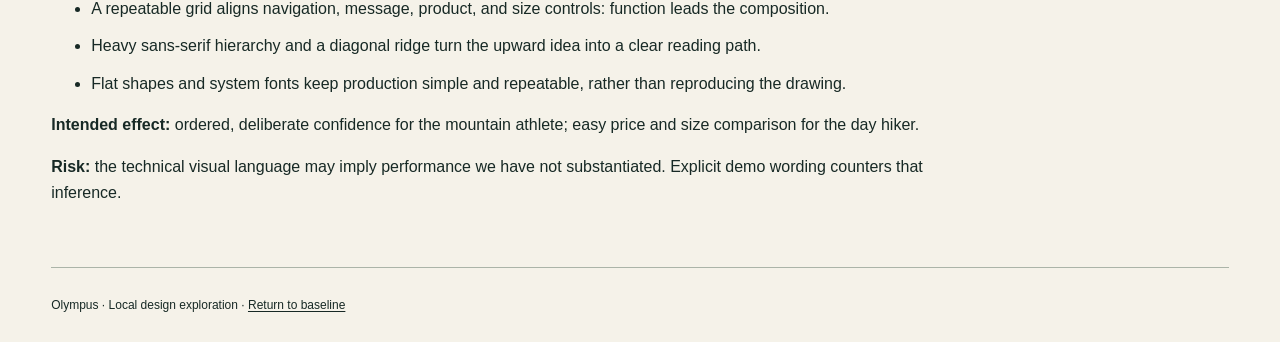
<file: public/explorations/modernist.html>
<!doctype html>
<html lang="en">
  <head>
    <meta charset="utf-8" />
    <meta name="viewport" content="width=device-width,initial-scale=1" />
    <title>Olympus — modernist exploration</title>
    <link rel="icon" href="data:," />
    <link rel="stylesheet" href="explorations.css" />
    <script src="../shop.js" defer></script>
  </head>
  <body class="modernist">
    <a class="skip" href="#main">Skip to content</a>
    <div class="preview-bar">
      <span>DESIGN EXPLORATION · 01 / Structured ascent</span
      ><a href="index.html">Compare directions</a>
    </div>
    <header>
      <a class="brand" href="../index.html"
        >OLYMPUS<span class="brand-mark" aria-hidden="true">↗</span></a
      >
      <nav aria-label="Preview navigation">
        <a href="#product-form">The shirt</a><a href="#notes">Design notes</a
        ><a href="#demo-bag">Bag <span id="bag-count">0</span></a>
      </nav>
    </header>
    <main id="main">
      <section class="hero" aria-labelledby="title">
        <div class="hero-copy">
          <p class="eyebrow">OLYMPUS / THE WHITE T-SHIRT</p>
          <h1 id="title">To the<br /><em>tops</em></h1>
          <p class="support">
            For the climb you choose. For the resolve you bring.
          </p>
          <a class="cta" href="#product-form"
            >Choose your size <span aria-hidden="true">↗</span></a
          >
          <p class="hero-foot">A white T-shirt. A determined point of view.</p>
        </div>
        <div class="product-art">
          <span class="orbit" aria-hidden="true"></span
          ><span class="ridge" aria-hidden="true"></span
          ><span class="art-number" aria-hidden="true">01</span
          ><img
            src="../assets/white-shirt.svg"
            alt="Plain white, unbranded short-sleeved T-shirt"
            width="800"
            height="880"
          /><span class="art-caption">OLYMPUS / WHITE T-SHIRT</span
          ><span class="art-stamp" aria-hidden="true">TO THE<br />TOPS ↗</span>
        </div>
      </section>
      <section class="product-panel" aria-labelledby="product-heading">
        <div>
          <p class="eyebrow">THE OFFER / DEMO ONLY</p>
          <h2 id="product-heading">The white T-shirt.</h2>
          <p class="price" aria-live="polite" aria-atomic="true">
            <b id="product-price">From $26</b> USD
          </p>
          <p>
            Fictional demo prices. Durability and mountain-use performance have
            not been verified.
          </p>
        </div>
        <form id="product-form" class="product-form" novalidate>
          <fieldset aria-describedby="size-help size-error">
            <legend>Choose a size</legend>
            <p id="size-help" class="field-help">
              Demo prices: S $26, M $28, L $30, and XL $32 USD.
            </p>
            <div class="size-options">
              <label class="size-option"
                ><input type="radio" name="size" value="S" /><span
                  >S</span
                ></label
              >
              <label class="size-option"
                ><input type="radio" name="size" value="M" /><span
                  >M</span
                ></label
              >
              <label class="size-option"
                ><input type="radio" name="size" value="L" /><span
                  >L</span
                ></label
              >
              <label class="size-option"
                ><input type="radio" name="size" value="XL" /><span
                  >XL</span
                ></label
              >
            </div>
            <p id="size-error" class="field-error" role="alert" hidden>
              Choose a size before adding the shirt to your demo bag.
            </p>
          </fieldset>
          <button class="button button-primary add-button" type="submit">
            Add to demo bag <span aria-hidden="true">↗</span>
          </button>
        </form>
      </section>
      <section class="bag-panel" id="demo-bag" aria-labelledby="bag-title">
        <h2 id="bag-title">Your demo bag.</h2>
        <p id="bag-status" role="status" aria-live="polite" aria-atomic="true">
          Your demo bag is empty. Choose a size to try it.
        </p>
        <ul id="bag-items"></ul>
        <button id="clear-bag" type="button" disabled>Empty demo bag</button>
        <p>No checkout. No payment. The bag resets on reload.</p>
      </section>
      <section class="notes" id="notes" aria-labelledby="notes-title">
        <p class="eyebrow">WHY THIS DIRECTION</p>
        <h2 id="notes-title">01 / Structured ascent</h2>
        <p>
          <a href="https://www.vam.ac.uk/articles/what-was-modernism"
            >Reference: Edward McKnight Kauffer, Drawing, 1934, V&amp;A,
            E.3770-2004.</a
          >
          Visually inspected: jointed black geometric parts form a figure across
          a tilted pale plane.
        </p>
        <ul>
          <li>
            A repeatable grid aligns navigation, message, product, and size
            controls: function leads the composition.
          </li>
          <li>
            Heavy sans-serif hierarchy and a diagonal ridge turn the upward idea
            into a clear reading path.
          </li>
          <li>
            Flat shapes and system fonts keep production simple and repeatable,
            rather than reproducing the drawing.
          </li>
        </ul>
        <p>
          <strong>Intended effect:</strong> ordered, deliberate confidence for
          the mountain athlete; easy price and size comparison for the day
          hiker.
        </p>
        <p>
          <strong>Risk:</strong> the technical visual language may imply
          performance we have not substantiated. Explicit demo wording counters
          that inference.
        </p>
      </section>
    </main>
    <footer>
      Olympus · Local design exploration ·
      <a href="../index.html">Return to baseline</a>
    </footer>
  </body>
</html>
</file>
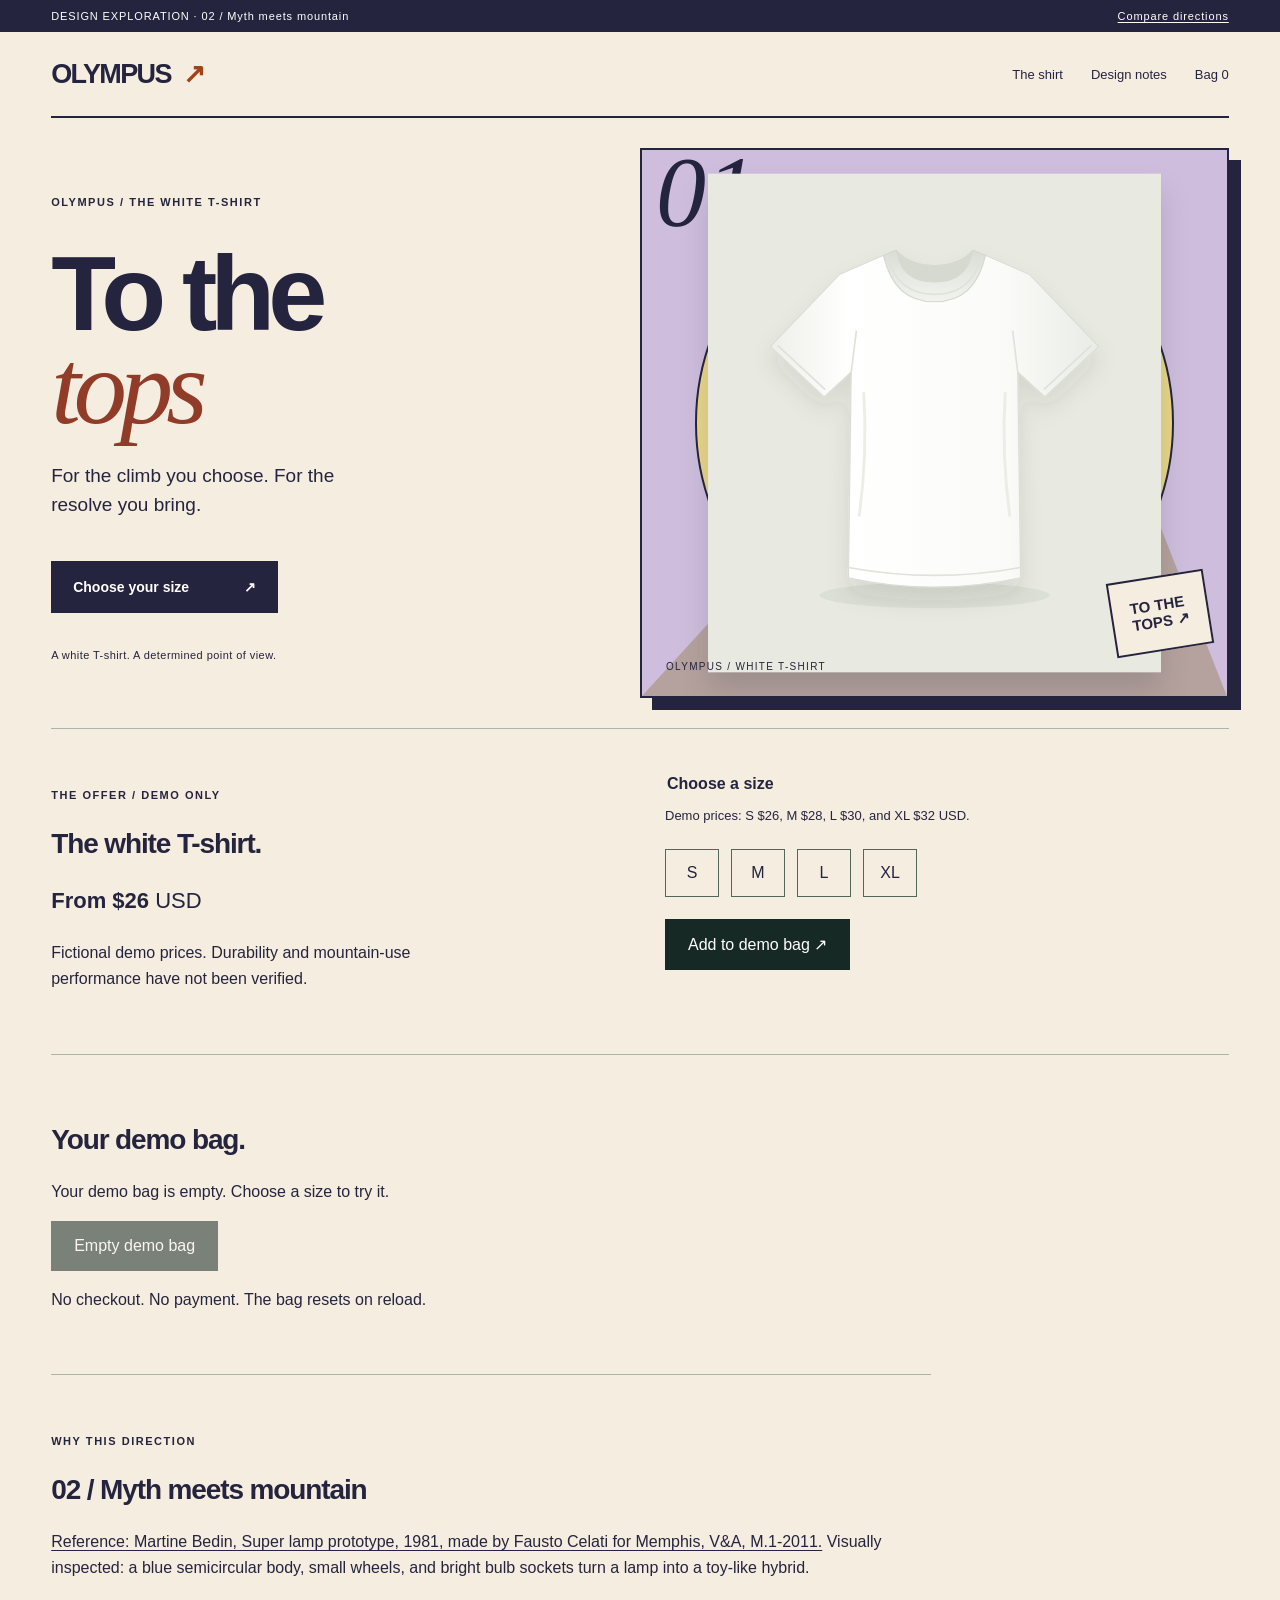
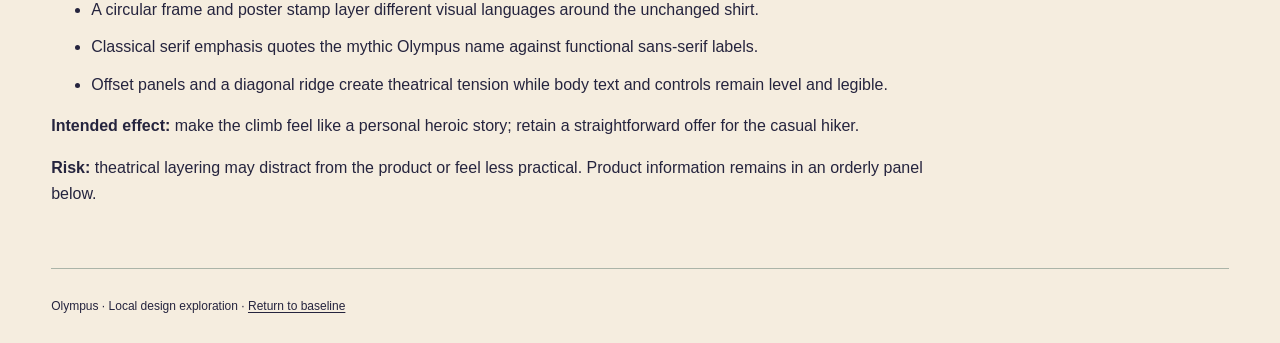
<file: public/explorations/postmodernist.html>
<!doctype html>
<html lang="en">
  <head>
    <meta charset="utf-8" />
    <meta name="viewport" content="width=device-width,initial-scale=1" />
    <title>Olympus — postmodernist exploration</title>
    <link rel="icon" href="data:," />
    <link rel="stylesheet" href="explorations.css" />
    <script src="../shop.js" defer></script>
  </head>
  <body class="postmodernist">
    <a class="skip" href="#main">Skip to content</a>
    <div class="preview-bar">
      <span>DESIGN EXPLORATION · 02 / Myth meets mountain</span
      ><a href="index.html">Compare directions</a>
    </div>
    <header>
      <a class="brand" href="../index.html"
        >OLYMPUS<span class="brand-mark" aria-hidden="true">↗</span></a
      >
      <nav aria-label="Preview navigation">
        <a href="#product-form">The shirt</a><a href="#notes">Design notes</a
        ><a href="#demo-bag">Bag <span id="bag-count">0</span></a>
      </nav>
    </header>
    <main id="main">
      <section class="hero" aria-labelledby="title">
        <div class="hero-copy">
          <p class="eyebrow">OLYMPUS / THE WHITE T-SHIRT</p>
          <h1 id="title">To the<br /><em>tops</em></h1>
          <p class="support">
            For the climb you choose. For the resolve you bring.
          </p>
          <a class="cta" href="#product-form"
            >Choose your size <span aria-hidden="true">↗</span></a
          >
          <p class="hero-foot">A white T-shirt. A determined point of view.</p>
        </div>
        <div class="product-art">
          <span class="orbit" aria-hidden="true"></span
          ><span class="ridge" aria-hidden="true"></span
          ><span class="art-number" aria-hidden="true">01</span
          ><img
            src="../assets/white-shirt.svg"
            alt="Plain white, unbranded short-sleeved T-shirt"
            width="800"
            height="880"
          /><span class="art-caption">OLYMPUS / WHITE T-SHIRT</span
          ><span class="art-stamp" aria-hidden="true">TO THE<br />TOPS ↗</span>
        </div>
      </section>
      <section class="product-panel" aria-labelledby="product-heading">
        <div>
          <p class="eyebrow">THE OFFER / DEMO ONLY</p>
          <h2 id="product-heading">The white T-shirt.</h2>
          <p class="price" aria-live="polite" aria-atomic="true">
            <b id="product-price">From $26</b> USD
          </p>
          <p>
            Fictional demo prices. Durability and mountain-use performance have
            not been verified.
          </p>
        </div>
        <form id="product-form" class="product-form" novalidate>
          <fieldset aria-describedby="size-help size-error">
            <legend>Choose a size</legend>
            <p id="size-help" class="field-help">
              Demo prices: S $26, M $28, L $30, and XL $32 USD.
            </p>
            <div class="size-options">
              <label class="size-option"
                ><input type="radio" name="size" value="S" /><span
                  >S</span
                ></label
              >
              <label class="size-option"
                ><input type="radio" name="size" value="M" /><span
                  >M</span
                ></label
              >
              <label class="size-option"
                ><input type="radio" name="size" value="L" /><span
                  >L</span
                ></label
              >
              <label class="size-option"
                ><input type="radio" name="size" value="XL" /><span
                  >XL</span
                ></label
              >
            </div>
            <p id="size-error" class="field-error" role="alert" hidden>
              Choose a size before adding the shirt to your demo bag.
            </p>
          </fieldset>
          <button class="button button-primary add-button" type="submit">
            Add to demo bag <span aria-hidden="true">↗</span>
          </button>
        </form>
      </section>
      <section class="bag-panel" id="demo-bag" aria-labelledby="bag-title">
        <h2 id="bag-title">Your demo bag.</h2>
        <p id="bag-status" role="status" aria-live="polite" aria-atomic="true">
          Your demo bag is empty. Choose a size to try it.
        </p>
        <ul id="bag-items"></ul>
        <button id="clear-bag" type="button" disabled>Empty demo bag</button>
        <p>No checkout. No payment. The bag resets on reload.</p>
      </section>
      <section class="notes" id="notes" aria-labelledby="notes-title">
        <p class="eyebrow">WHY THIS DIRECTION</p>
        <h2 id="notes-title">02 / Myth meets mountain</h2>
        <p>
          <a href="https://www.vam.ac.uk/articles/what-is-postmodernism"
            >Reference: Martine Bedin, Super lamp prototype, 1981, made by
            Fausto Celati for Memphis, V&amp;A, M.1-2011.</a
          >
          Visually inspected: a blue semicircular body, small wheels, and bright
          bulb sockets turn a lamp into a toy-like hybrid.
        </p>
        <ul>
          <li>
            A circular frame and poster stamp layer different visual languages
            around the unchanged shirt.
          </li>
          <li>
            Classical serif emphasis quotes the mythic Olympus name against
            functional sans-serif labels.
          </li>
          <li>
            Offset panels and a diagonal ridge create theatrical tension while
            body text and controls remain level and legible.
          </li>
        </ul>
        <p>
          <strong>Intended effect:</strong> make the climb feel like a personal
          heroic story; retain a straightforward offer for the casual hiker.
        </p>
        <p>
          <strong>Risk:</strong> theatrical layering may distract from the
          product or feel less practical. Product information remains in an
          orderly panel below.
        </p>
      </section>
    </main>
    <footer>
      Olympus · Local design exploration ·
      <a href="../index.html">Return to baseline</a>
    </footer>
  </body>
</html>
</file>
<file: public/styles.css>
/* Olympus modernist identity: shared tokens for storefront, guide and studio. */
:root {
  --color-paper: #f5f2e9;
  --color-ink: #172925;
  --color-muted: #526158;
  --color-line: #abb4a8;
  --color-accent: #a34217;
  --color-soft: #dbe1d4;
  --color-white: #fff;
  --color-danger: #992e28;
  --font-body: arial, helvetica, sans-serif;
  --font-display: arial, helvetica, sans-serif;
  --font-mono: ui-monospace, sfmono-regular, consolas, monospace;
  --space-1: 0.5rem;
  --space-2: 1rem;
  --space-3: 1.5rem;
  --space-4: 2rem;
  --space-5: 3rem;
  --space-6: 4rem;
  --page-width: 1440px;
}

* {
  box-sizing: border-box;
}

html {
  scroll-behavior: smooth;
  scroll-padding-top: 1.5rem;
}

body {
  margin: 0;
  background: var(--color-paper);
  color: var(--color-ink);
  font-family: var(--font-body);
  line-height: 1.6;
  -webkit-font-smoothing: antialiased;
}

img,
svg {
  display: block;
  max-width: 100%;
}

button,
a,
input {
  -webkit-tap-highlight-color: transparent;
}

a {
  color: inherit;
  text-underline-offset: 0.2em;
  text-decoration-thickness: 1px;
}

a:hover {
  text-decoration-thickness: 2px;
}

button,
input {
  font: inherit;
}

button {
  cursor: pointer;
}

button:disabled {
  cursor: default;
}

:focus-visible {
  outline: 3px solid var(--color-ink);
  outline-offset: 5px;
}

[hidden] {
  display: none !important;
}

::selection {
  background: var(--color-accent);
  color: var(--color-white);
}

h1,
h2,
h3,
p {
  margin: 0;
}

h1,
h2,
h3 {
  font-family: var(--font-display);
  font-weight: 700;
}

h1 {
  font-weight: 900;
  font-size: clamp(3.4rem, 6.25vw, 6.6rem);
  line-height: 0.99;
  letter-spacing: -0.075em;
}

h2 {
  font-size: clamp(2rem, 3.6vw, 3.75rem);
  line-height: 1.08;
  letter-spacing: -0.055em;
}

h3 {
  font-size: 1.3rem;
  line-height: 1.3;
  letter-spacing: -0.03em;
}

p + p {
  margin-top: var(--space-2);
}

.wrap {
  width: min(calc(100% - 6rem), var(--page-width));
  margin-inline: auto;
}

.muted {
  color: var(--color-muted);
}

.eyebrow,
.micro-label,
.visual-label,
.image-caption,
.section-number,
.type-label,
.token-name {
  font-family: var(--font-mono);
  font-size: 0.68rem;
  font-weight: 500;
  line-height: 1.5;
  letter-spacing: 0.06em;
  text-transform: uppercase;
}

.eyebrow {
  display: flex;
  align-items: center;
  gap: 0.55rem;
}

.status-dot {
  width: 7px;
  height: 7px;
  display: inline-block;
  background: var(--color-ink);
  border-radius: 50%;
}

.skip-link {
  position: fixed;
  top: 8px;
  left: 8px;
  z-index: 10;
  transform: translateY(-180%);
  padding: 0.75rem 1rem;
  background: var(--color-ink);
  color: var(--color-white);
}

.skip-link:focus {
  transform: translateY(0);
}

.starter-notice {
  display: flex;
  justify-content: space-between;
  align-items: center;
  gap: 1.5rem;
  padding: 0.8rem 3rem;
  background: var(--color-ink);
  color: var(--color-white);
  font-size: 0.73rem;
  line-height: 1.5;
}

.starter-notice a {
  flex-shrink: 0;
  font-weight: 650;
}

.site-header {
  min-height: 106px;
  display: flex;
  align-items: center;
  gap: 3rem;
  border-bottom: 1px solid var(--color-line);
}

.brand-link {
  display: inline-block;
  flex-shrink: 0;
}

.wordmark {
  width: 150px;
  height: auto;
}

.main-nav {
  display: flex;
  justify-content: center;
  align-items: center;
  gap: 2rem;
  margin-inline: auto;
}

.nav-link,
.bag-link {
  text-decoration: none;
  font-size: 0.8rem;
}

.nav-link {
  padding-block: 0.5rem;
  border-bottom: 1px solid transparent;
}

.nav-link:hover,
.nav-link[aria-current="page"] {
  border-color: currentcolor;
}

.bag-link {
  display: flex;
  align-items: center;
  gap: 0.65rem;
  white-space: nowrap;
}

.bag-count {
  display: grid;
  place-items: center;
  min-width: 1.7rem;
  height: 1.7rem;
  border: 1px solid var(--color-ink);
  border-radius: 50%;
  font-size: 0.7rem;
}

.product-section {
  display: grid;
  grid-template-columns: 1.13fr 1fr;
  gap: clamp(3rem, 7vw, 8rem);
  padding-block: var(--space-5) 5rem;
  align-items: start;
}

.product-visual {
  position: relative;
  background: var(--color-soft);
}

.visual-label {
  position: absolute;
  z-index: 1;
  inset: 1.3rem 1.4rem auto;
  display: flex;
  justify-content: space-between;
  gap: 1rem;
  font-size: 0.6rem;
}

.shirt-image {
  width: 100%;
  height: auto;
  aspect-ratio: 800 / 880;
  object-fit: contain;
}

.image-caption {
  display: flex;
  align-items: center;
  justify-content: space-between;
  gap: 1rem;
  padding: 1.2rem 1.4rem;
  border-top: 1px solid var(--color-line);
  font-size: 0.59rem;
}

.image-caption > :last-child {
  font-family: var(--font-body);
  font-size: 1.5rem;
  line-height: 1;
}

.product-information {
  max-width: 530px;
  padding-block: 1rem;
}

.product-information h1 {
  margin-top: 1.6rem;
}

.product-intro {
  font-size: 1.2rem;
  line-height: 1.5;
  margin-top: 1.8rem;
  letter-spacing: -0.025em;
}

.product-description {
  margin-top: 0.6rem;
  font-size: 0.88rem;
  max-width: 430px;
}

.price-row {
  display: flex;
  align-items: center;
  justify-content: space-between;
  gap: 1rem;
  margin-block: 2rem 1.5rem;
  padding-bottom: 1.2rem;
  border-bottom: 1px solid var(--color-line);
}

.price {
  font-size: 1.65rem;
  letter-spacing: -0.04em;
  font-weight: 600;
}

.price span {
  font-family: var(--font-mono);
  font-size: 0.65rem;
  font-weight: 400;
  letter-spacing: 0;
  margin-left: 0.25rem;
}

.price-row .micro-label {
  color: var(--color-muted);
  font-size: 0.6rem;
}

fieldset {
  padding: 0;
  margin: 0;
  border: 0;
  min-width: 0;
}

legend {
  padding: 0;
  font-size: 0.84rem;
  font-weight: 650;
}

.field-help {
  margin-top: 0.3rem;
  color: var(--color-muted);
  font-size: 0.74rem;
}

.size-options {
  display: grid;
  grid-template-columns: repeat(4, 1fr);
  gap: 0.6rem;
  margin-top: 1rem;
}

.size-option {
  position: relative;
  cursor: pointer;
}

.size-option input {
  position: absolute;
  opacity: 0;
  width: 100%;
  height: 100%;
  margin: 0;
  cursor: pointer;
}

.size-option span {
  display: grid;
  place-items: center;
  min-height: 3.2rem;
  border: 1px solid var(--color-line);
  background: var(--color-paper);
  font-size: 0.83rem;
  transition:
    background 150ms ease,
    border-color 150ms ease;
}

.size-option input:checked + span {
  background: var(--color-ink);
  border-color: var(--color-ink);
  color: var(--color-paper);
}

.size-option input:hover + span {
  border-color: var(--color-ink);
}

.size-option input:focus-visible + span {
  outline: 3px solid var(--color-ink);
  outline-offset: 4px;
}

.size-option input:focus-visible {
  outline: none;
}

.field-error {
  color: var(--color-danger);
  font-size: 0.8rem;
  margin-top: 0.9rem;
  font-weight: 700;
}

.button {
  display: inline-flex;
  align-items: center;
  justify-content: space-between;
  gap: 2rem;
  min-height: 3.4rem;
  border: 1px solid var(--color-ink);
  padding: 0.9rem 1.25rem;
  font-size: 0.82rem;
  font-weight: 700;
  line-height: 1.4;
  text-decoration: none;
  transition:
    background 150ms ease,
    color 150ms ease;
}

.button > span[aria-hidden] {
  font-size: 1.25rem;
  line-height: 1;
}

.button-primary {
  background: var(--color-ink);
  color: var(--color-paper);
}

.button-primary:hover {
  background: var(--color-accent);
  color: var(--color-white);
}

.button-secondary {
  background: transparent;
  color: var(--color-ink);
}

.button-secondary:hover {
  background: var(--color-soft);
}

.add-button {
  width: 100%;
  margin-top: 1.4rem;
}

.demo-disclaimer {
  font-size: 0.68rem;
  line-height: 1.65;
  color: var(--color-muted);
  margin-top: 0.9rem;
  max-width: 420px;
}

.product-facts {
  margin-bottom: 0;
  margin-top: 1.8rem;
}

.product-facts div {
  display: flex;
  justify-content: space-between;
  gap: 1rem;
  padding-block: 0.62rem;
  border-top: 1px solid var(--color-line);
  font-size: 0.71rem;
}

.product-facts dt {
  color: var(--color-muted);
}

.product-facts dd {
  margin: 0;
  font-weight: 500;
  text-align: right;
}

.bag-section {
  display: grid;
  grid-template-columns: 1fr 1fr;
  gap: 3rem;
  border-top: 1px solid var(--color-line);
  padding-block: 3rem;
}

.bag-section h2 {
  margin-top: 0.6rem;
  font-size: clamp(2rem, 3vw, 3rem);
}

.bag-details {
  padding-top: 0.2rem;
  font-size: 0.85rem;
}

.bag-message {
  max-width: 500px;
}

.bag-items {
  list-style: none;
  margin: 1rem 0;
  padding: 0;
}

.bag-items:empty {
  margin: 0;
}

.bag-items li {
  padding-block: 0.55rem;
  border-bottom: 1px solid var(--color-line);
  font-size: 0.78rem;
}

.text-button {
  padding: 0.5rem 0;
  border: 0;
  background: transparent;
  color: var(--color-ink);
  font-size: 0.8rem;
  text-decoration: underline;
  text-underline-offset: 0.25rem;
}

.text-button:disabled {
  opacity: 0.5;
}

.bag-details .field-help {
  margin-top: 0.4rem;
  font-size: 0.69rem;
}

.starter-next {
  display: grid;
  grid-template-columns: 1fr 1fr;
  gap: 1.5rem 3rem;
  background: var(--color-soft);
  padding: 2.7rem 3rem 3rem;
  margin-block: 1rem 4rem;
}

.starter-next > .eyebrow {
  grid-column: 1 / -1;
}

.starter-next > div {
  max-width: 470px;
  font-size: 0.86rem;
}

.starter-next .button {
  margin-top: 1.6rem;
}

.site-footer {
  display: flex;
  align-items: center;
  justify-content: space-between;
  gap: 2rem;
  border-top: 1px solid var(--color-line);
  padding-block: 1.6rem;
  font-size: 0.67rem;
  color: var(--color-muted);
}

.footer-tagline {
  margin: 0;
}

.footer-separator {
  margin-inline: 0.6rem;
  color: var(--color-ink);
}

.site-footer a {
  color: var(--color-ink);
}

/* Shared editorial pages */
.page-hero {
  padding-block: 4.5rem 3.8rem;
  display: grid;
  grid-template-columns: 1.25fr 0.75fr;
  align-items: end;
  gap: 1.3rem 4rem;
}

.page-hero > .eyebrow {
  grid-column: 1 / -1;
}

.page-hero h1 {
  font-size: clamp(3.5rem, 6.8vw, 7.3rem);
}

.page-hero .hero-summary {
  max-width: 400px;
  font-size: 0.95rem;
  color: var(--color-muted);
  padding-bottom: 0.25rem;
}

.hero-summary strong {
  font-weight: 700;
  color: var(--color-ink);
}

.page-subnav {
  display: flex;
  flex-wrap: wrap;
  gap: 0.6rem 1.8rem;
  padding-block: 1rem;
  border-top: 1px solid var(--color-line);
  border-bottom: 1px solid var(--color-line);
  font-size: 0.76rem;
}

.section-link {
  text-decoration: none;
}

.section-link:hover {
  text-decoration: underline;
}

.guide-section {
  padding-block: 3rem;
  border-bottom: 1px solid var(--color-line);
  display: grid;
  grid-template-columns: 0.32fr 1fr;
  column-gap: 3rem;
}

.section-heading .section-number {
  color: var(--color-muted);
  display: block;
  margin-bottom: 0.8rem;
}

.section-heading h2 {
  font-size: clamp(1.7rem, 2.5vw, 2.65rem);
}

.section-heading p {
  font-size: 0.78rem;
  color: var(--color-muted);
  margin-top: 1rem;
  max-width: 210px;
}

.guide-content {
  min-width: 0;
}

.draft-label {
  display: inline-block;
  padding: 0.3rem 0.55rem;
  background: var(--color-accent);
  color: var(--color-white);
  font-family: var(--font-mono);
  font-size: 0.6rem;
  line-height: 1.4;
  letter-spacing: 0.03em;
  text-transform: uppercase;
}

.decision-grid {
  display: grid;
  grid-template-columns: repeat(3, 1fr);
  gap: 1.5rem;
  margin-top: 1.6rem;
}

.decision-grid > div {
  border-top: 1px solid var(--color-line);
  padding-top: 0.8rem;
}

.decision-grid h3 {
  font-size: 0.85rem;
  font-weight: 650;
  letter-spacing: 0;
}

.decision-grid p {
  font-size: 0.8rem;
  color: var(--color-muted);
  margin-top: 0.5rem;
}

.decision-grid .undecided {
  font-size: 1.5rem;
  font-weight: 450;
  color: var(--color-ink);
  letter-spacing: -0.04em;
}

.logo-board {
  min-height: 230px;
  display: grid;
  place-items: center;
  padding: 3rem;
  background: var(--color-white);
  border: 1px solid var(--color-line);
}

.logo-board img {
  width: min(100%, 380px);
}

.logo-variants {
  display: grid;
  grid-template-columns: 1fr 1fr;
  border: 1px solid var(--color-line);
  border-top: 0;
}

.logo-variant {
  min-height: 140px;
  padding: 1.5rem;
  display: flex;
  flex-direction: column;
  justify-content: space-between;
  gap: 1.5rem;
}

.logo-variant + .logo-variant {
  border-left: 1px solid var(--color-line);
}

.logo-small {
  width: 110px;
  height: auto;
}

.logo-mono {
  width: 190px;
  filter: none;
}

.logo-variant p,
.guide-note {
  font-size: 0.73rem;
  color: var(--color-muted);
}

.guide-note {
  margin-top: 1rem;
  max-width: 680px;
}

.palette-grid {
  display: grid;
  grid-template-columns: repeat(5, 1fr);
  gap: 0.65rem;
}

.color-swatch {
  height: 120px;
  border: 1px solid var(--color-line);
  background: var(--swatch-color);
}

.palette-card h3 {
  font-size: 0.76rem;
  letter-spacing: 0;
  font-weight: 650;
  margin-top: 0.65rem;
}

.palette-card code {
  font-family: var(--font-mono);
  font-size: 0.65rem;
  color: var(--color-muted);
  display: block;
  margin-top: 0.15rem;
}

.palette-card p {
  font-size: 0.66rem;
  color: var(--color-muted);
  margin-top: 0.4rem;
  line-height: 1.5;
}

.type-specimen {
  border-top: 1px solid var(--color-line);
  padding-block: 1.3rem;
}

.type-specimen:first-child {
  border-top: 0;
  padding-top: 0;
}

.type-label {
  display: block;
  margin-bottom: 1rem;
  color: var(--color-muted);
  font-size: 0.6rem;
}

.type-display {
  font-family: var(--font-display);
  font-size: clamp(2.5rem, 4.5vw, 5rem);
  font-weight: 900;
  letter-spacing: -0.075em;
  line-height: 1;
  max-width: 700px;
}

.type-body {
  font-family: var(--font-body);
  font-size: 1rem;
  max-width: 570px;
}

.type-mono {
  font-family: var(--font-mono);
  text-transform: uppercase;
  font-size: 0.7rem;
  letter-spacing: 0.06em;
}

.spacing-grid {
  display: flex;
  flex-wrap: wrap;
  align-items: start;
  gap: 2rem;
}

.spacing-token {
  min-width: 52px;
}

.spacing-bar {
  width: var(--token-size);
  height: 40px;
  background: var(--color-ink);
  margin-bottom: 0.9rem;
}

.token-name {
  display: block;
  font-size: 0.6rem;
}

.spacing-token code {
  font-family: var(--font-mono);
  color: var(--color-muted);
  font-size: 0.65rem;
}

.button-samples {
  display: flex;
  flex-wrap: wrap;
  gap: 1rem;
}

.button-samples .button {
  min-width: 185px;
}

.voice-grid {
  display: grid;
  grid-template-columns: 1fr 1fr;
  gap: 2rem;
}

.voice-grid h3 {
  font-size: 0.95rem;
  font-weight: 600;
  margin-bottom: 0.65rem;
}

.voice-grid p {
  font-size: 0.84rem;
  color: var(--color-muted);
}

.voice-example {
  font-size: 1.7rem !important;
  color: var(--color-ink) !important;
  letter-spacing: -0.035em;
  line-height: 1.3;
}

.guide-footer-note {
  display: flex;
  gap: 2rem;
  align-items: center;
  justify-content: space-between;
  background: var(--color-soft);
  padding: 1.5rem 2rem;
  margin-block: 2rem 4rem;
}

.guide-footer-note p {
  font-size: 0.83rem;
  max-width: 680px;
}

.guide-footer-note a {
  font-size: 0.8rem;
  white-space: nowrap;
}

@media (width >= 1600px) {
  .product-section {
    gap: 8rem;
  }
}

@media (width <= 1100px) {
  .wrap {
    width: calc(100% - 4rem);
  }

  .starter-notice {
    padding-inline: 2rem;
  }

  .site-header {
    gap: 1.7rem;
  }

  .main-nav {
    gap: 1.25rem;
  }

  .product-section {
    gap: 3rem;
    align-items: start;
  }

  .product-information h1 {
    font-size: clamp(3.4rem, 7vw, 5rem);
  }

  .product-information {
    padding-top: 0.5rem;
  }

  .product-intro {
    margin-top: 1.4rem;
  }

  .price-row {
    margin-top: 1.5rem;
  }

  .page-hero {
    column-gap: 2rem;
  }

  .guide-section {
    grid-template-columns: 0.35fr 1fr;
    gap: 2rem;
  }

  .palette-grid {
    grid-template-columns: repeat(3, 1fr);
    row-gap: 1.6rem;
  }
}

@media (width <= 760px) {
  .wrap {
    width: calc(100% - 2.5rem);
  }

  .starter-notice {
    padding: 0.75rem 1.25rem;
    font-size: 0.67rem;
    gap: 1rem;
  }

  .starter-notice > span {
    max-width: 480px;
  }

  .starter-notice a {
    font-size: 0.65rem;
  }

  .site-header {
    min-height: 108px;
    display: grid;
    grid-template-columns: 1fr auto;
    gap: 0.5rem 1rem;
    padding-block: 1.2rem 1rem;
  }

  .wordmark {
    width: 130px;
  }

  .main-nav {
    grid-row: 2;
    grid-column: 1 / -1;
    margin: 0;
    justify-content: flex-start;
    gap: 1.5rem;
  }

  .nav-link,
  .bag-link {
    font-size: 0.73rem;
  }

  .bag-link {
    grid-column: 2;
    grid-row: 1;
  }

  .bag-count {
    min-width: 1.5rem;
    height: 1.5rem;
  }

  .product-section {
    grid-template-columns: 1fr;
    gap: 2rem;
    padding-block: 1.5rem 3rem;
  }

  .product-visual {
    max-width: 600px;
    width: 100%;
    margin-inline: auto;
  }

  .shirt-image {
    max-height: 530px;
  }

  .product-information {
    max-width: none;
    padding: 0;
  }

  .product-information h1 {
    font-size: clamp(4.2rem, 13vw, 7rem);
    margin-top: 1rem;
  }

  .product-intro {
    font-size: 1.1rem;
    margin-top: 1.4rem;
  }

  .product-description {
    max-width: 580px;
  }

  .product-facts {
    margin-top: 1.5rem;
  }

  .bag-section {
    grid-template-columns: 1fr;
    gap: 1.3rem;
    padding-block: 2rem;
  }

  .bag-section h2 {
    margin-top: 0.6rem;
  }

  .starter-next {
    grid-template-columns: 1fr;
    padding: 1.8rem;
    gap: 1.3rem;
    margin-block: 1rem 3rem;
  }

  .starter-next > div {
    max-width: none;
  }

  .site-footer {
    flex-wrap: wrap;
    gap: 0.7rem 2rem;
    padding-block: 1.5rem;
  }

  .footer-tagline {
    display: none;
  }

  .page-hero {
    padding-block: 2.5rem;
    grid-template-columns: 1fr;
    row-gap: 1.4rem;
  }

  .page-hero h1 {
    font-size: clamp(3.7rem, 11vw, 6rem);
  }

  .page-hero .hero-summary {
    max-width: 570px;
    font-size: 0.9rem;
  }

  .page-subnav {
    gap: 0.6rem 1.2rem;
    font-size: 0.72rem;
  }

  .guide-section {
    grid-template-columns: 1fr;
    gap: 1.8rem;
    padding-block: 2.3rem;
  }

  .section-heading {
    display: grid;
    grid-template-columns: 1fr 1fr;
    column-gap: 2rem;
  }

  .section-heading .section-number {
    grid-column: 1 / -1;
    margin-bottom: 0.5rem;
  }

  .section-heading p {
    max-width: none;
    margin: 0;
    font-size: 0.73rem;
  }

  .decision-grid {
    gap: 1rem;
  }

  .decision-grid .undecided {
    font-size: 1.3rem;
  }

  .decision-grid p {
    font-size: 0.73rem;
  }

  .palette-grid {
    grid-template-columns: repeat(5, 1fr);
  }

  .color-swatch {
    height: 85px;
  }

  .palette-card p {
    font-size: 0.62rem;
  }

  .palette-card code {
    font-size: 0.57rem;
  }

  .guide-footer-note {
    flex-direction: column;
    align-items: start;
    gap: 1rem;
    margin-block: 1.5rem 3rem;
    padding: 1.5rem;
  }
}

@media (width <= 420px) {
  .starter-notice {
    align-items: start;
    flex-direction: column;
    gap: 0.35rem;
  }

  .visual-label {
    inset: 1rem 1rem auto;
    font-size: 0.53rem;
  }

  .image-caption {
    font-size: 0.53rem;
    padding: 1rem;
  }

  .price-row .micro-label {
    font-size: 0.54rem;
  }

  .section-heading {
    grid-template-columns: 1fr;
    gap: 0.6rem;
  }

  .section-heading .section-number {
    margin: 0;
  }

  .decision-grid {
    grid-template-columns: 1fr;
    gap: 1.2rem;
  }

  .decision-grid > div {
    display: grid;
    grid-template-columns: 0.5fr 1fr;
    gap: 0.4rem 1rem;
  }

  .decision-grid p {
    margin-top: 0;
  }

  .decision-grid p:last-child {
    grid-column: 2;
  }

  .palette-grid {
    grid-template-columns: repeat(3, 1fr);
  }

  .color-swatch {
    height: 90px;
  }

  .logo-board {
    min-height: 190px;
    padding: 2rem;
  }

  .logo-variants {
    grid-template-columns: 1fr;
  }

  .logo-variant {
    min-height: 125px;
  }

  .logo-variant + .logo-variant {
    border-left: 0;
    border-top: 1px solid var(--color-line);
  }

  .voice-grid {
    grid-template-columns: 1fr;
    gap: 1.5rem;
  }
}

@media (prefers-reduced-motion: reduce) {
  html {
    scroll-behavior: auto;
  }

  *,
  *::before,
  *::after {
    transition: none !important;
    animation: none !important;
  }
}

/* Olympus: selected modernist identity, shared by all three project pages. */
h1 em,
.type-display em {
  color: var(--color-accent);
  font-style: normal;
}

.olympus-hero {
  display: grid;
  grid-template-columns: 1fr 1fr;
  min-height: 610px;
}

.olympus-message {
  padding: 64px 24px 36px 0;
}

.olympus-message h1 {
  font-size: clamp(70px, 8.3vw, 132px);
  line-height: 0.88;
  margin-top: 35px;
}

.olympus-message .product-intro {
  max-width: 330px;
  margin: 26px 0;
  font-size: 19px;
  letter-spacing: 0;
}

.olympus-message .button {
  margin-top: 12px;
}

.olympus-message .micro-label {
  margin-top: 34px;
  font-size: 10px;
}

.olympus-art {
  grid-template-rows: minmax(0, 1fr) auto;
  position: relative;
  overflow: hidden;
  background: var(--color-soft);
  display: grid;
  place-items: center;
  isolation: isolate;
}

.olympus-ridge {
  position: absolute;
  inset: 0;
  background: #b9c5af;
  clip-path: polygon(0 100%, 72% 12%, 100% 100%);
}

.olympus-art .shirt-image {
  position: relative;
  width: 85%;
  height: 380px;
  z-index: 1;
  object-fit: contain;
}

.olympus-number,
.olympus-caption {
  position: absolute;
  z-index: 2;
  left: 24px;
  font-size: 10px;
  letter-spacing: 0.1em;
}

.olympus-number {
  top: 24px;
}

.olympus-caption {
  bottom: 221px;
}

.olympus-product {
  display: grid;
  grid-template-columns: 1fr 1fr;
  gap: 50px;
  padding-block: 46px;
  border-top: 1px solid var(--color-line);
}

.olympus-product h2 {
  margin-top: 20px;
}

.olympus-product > div {
  max-width: 460px;
}

.olympus-product .price-row {
  margin-block: 24px;
}

.olympus-product .demo-disclaimer {
  margin-top: 18px;
}

@media (width <= 760px) {
  .olympus-hero,
  .olympus-product {
    grid-template-columns: 1fr;
  }

  .olympus-message {
    padding: 36px 0;
  }

  .olympus-message h1 {
    font-size: clamp(76px, 20vw, 110px);
    margin-top: 25px;
  }

  .olympus-art {
    min-height: 370px;
  }

  .olympus-art .shirt-image {
    height: 320px;
  }

  .olympus-product {
    gap: 28px;
  }
}

.evaluation-section {
  display: grid;
  grid-template-columns: 1fr 1fr;
  gap: 3rem;
  padding-block: 3rem;
  border-top: 1px solid var(--color-line);
}

.evaluation-section h2 {
  margin: 1rem 0;
}

.evaluation-section ol {
  margin: 0;
  padding-left: 1.4rem;
}

.evaluation-section li {
  padding-left: 0.5rem;
  margin-bottom: 1.25rem;
}

.evaluation-section p {
  max-width: 460px;
}

@media (width <= 760px) {
  .evaluation-section {
    grid-template-columns: 1fr;
    gap: 1.5rem;
    padding-block: 2rem;
  }
}

/* Mountain imagery fills the selected modernist hero's lower image panel. */
.olympus-landscape {
  position: relative;
  z-index: 2;
  width: 100%;
  margin: 0;
  align-self: end;
  border-top: 1px solid var(--color-line);
}

.olympus-landscape img {
  width: 100%;
  height: 180px;
  object-fit: cover;
  object-position: 65% 45%;
}

.olympus-landscape figcaption {
  padding: 8px 14px;
  background: var(--color-paper);
  color: var(--color-muted);
  font-family: var(--font-mono);
  font-size: 9px;
  line-height: 1.5;
}

.landscape-sample {
  margin: 0;
}

.landscape-sample img {
  width: 100%;
  height: auto;
}

.landscape-sample figcaption {
  margin-top: 1rem;
}

@media (width <= 760px) {
  .olympus-landscape img {
    height: 150px;
  }

  .olympus-caption {
    bottom: 191px;
  }
}
</file>
<file: public/explorations/explorations.css>
* {
  box-sizing: border-box;
}

:root {
  font-family: Arial, Helvetica, sans-serif;
  color: #172925;
  background: #f5f2e9;
}

body {
  margin: 0;
}

a {
  color: inherit;
  text-underline-offset: 0.2em;
}

button,
input {
  font: inherit;
}

.skip {
  position: absolute;
  top: -80px;
  padding: 12px;
  background: white;
  z-index: 5;
}

.skip:focus {
  top: 0;
}

.preview-bar {
  padding: 10px 4%;
  background: #172925;
  color: #fff;
  display: flex;
  justify-content: space-between;
  gap: 15px;
  font-size: 11px;
  letter-spacing: 0.08em;
}

header {
  margin: 0 4%;
  padding: 26px 0;
  display: flex;
  justify-content: space-between;
  align-items: center;
  border-bottom: 1px solid #abb4a8;
  gap: 20px;
}

.brand {
  font-size: 27px;
  font-weight: 900;
  letter-spacing: -0.06em;
  text-decoration: none;
}

.brand-mark {
  margin-left: 12px;
  color: #a34217;
}

nav {
  display: flex;
  gap: 28px;
  font-size: 13px;
}

nav a {
  text-decoration: none;
}

a:focus-visible,
button:focus-visible,
input:focus-visible {
  outline: 3px solid #a34217;
  outline-offset: 5px;
}

.hero {
  display: grid;
  grid-template-columns: 1fr 1fr;
  margin: 0 4%;
  min-height: 610px;
}

.hero-copy {
  padding: 64px 24px 36px 0;
  position: relative;
  z-index: 1;
}

.eyebrow {
  font-size: 11px;
  font-weight: 700;
  letter-spacing: 0.14em;
  line-height: 1.7;
}

h1 {
  font-size: clamp(70px, 8.3vw, 132px);
  letter-spacing: -0.075em;
  line-height: 0.88;
  margin: 35px 0 26px;
  font-weight: 900;
}

h1 em {
  font-style: normal;
  color: #a34217;
}

.support {
  font-size: 19px;
  max-width: 330px;
  line-height: 1.55;
}

.cta {
  display: inline-flex;
  gap: 55px;
  padding: 18px 22px;
  margin-top: 22px;
  background: #172925;
  color: #fff;
  text-decoration: none;
  font-size: 14px;
  font-weight: 700;
}

.hero-foot {
  margin-top: 34px;
  font-size: 11px;
  letter-spacing: 0.04em;
}

.product-art {
  background: #dbe1d4;
  position: relative;
  overflow: hidden;
  display: grid;
  place-items: center;
  isolation: isolate;
}

.product-art img {
  width: 85%;
  height: 500px;
  object-fit: contain;
  position: relative;
  z-index: 1;
  filter: drop-shadow(0 18px 14px #17292525);
}

.ridge {
  position: absolute;
  inset: 0;
  background: #b9c5af;
  clip-path: polygon(0 100%, 72% 12%, 100% 100%);
}

.art-number {
  position: absolute;
  left: 24px;
  top: 26px;
  font-size: 11px;
}

.art-caption {
  position: absolute;
  bottom: 24px;
  left: 24px;
  font-size: 10px;
  letter-spacing: 0.13em;
  z-index: 2;
}

.art-stamp {
  display: none;
}

.product-panel,
.bag-panel,
.notes {
  margin: 0 4%;
  padding: 46px 0;
  border-top: 1px solid #abb4a8;
}

.product-panel {
  display: grid;
  grid-template-columns: 1fr 1fr;
  gap: 50px;
}

h2 {
  font-size: 28px;
  letter-spacing: -0.04em;
}

p,
li {
  line-height: 1.6;
}

.product-panel p {
  max-width: 440px;
}

.price {
  font-size: 22px;
}

fieldset {
  border: 0;
  padding: 0;
  margin: 0;
}

legend {
  font-weight: 700;
}

.field-help {
  font-size: 13px;
}

.size-options {
  display: flex;
  gap: 12px;
  margin: 22px 0;
}

.size-option {
  display: block;
  position: relative;
}

.size-option input {
  position: absolute;
  opacity: 0;
  width: 100%;
  height: 100%;
  margin: 0;
  cursor: pointer;
}

.size-option span {
  display: grid;
  place-items: center;
  width: 54px;
  height: 48px;
  border: 1px solid #52665a;
}

.size-option input:checked + span {
  color: white;
  background: #172925;
}

.size-option input:focus-visible + span {
  outline: 3px solid #a34217;
  outline-offset: 3px;
}

.button,
#clear-bag {
  padding: 15px 22px;
  border: 1px solid #172925;
  background: #172925;
  color: #fff;
  cursor: pointer;
}

#clear-bag:disabled {
  opacity: 0.55;
  cursor: default;
}

.field-error {
  color: #9b2b0a;
  font-weight: 700;
}

.notes {
  max-width: 880px;
}

.notes li {
  margin-bottom: 12px;
}

footer {
  margin: 0 4%;
  padding: 30px 0;
  border-top: 1px solid #abb4a8;
  font-size: 12px;
}

.postmodernist {
  background: #f5eddf;
  color: #25243e;
}

.postmodernist .preview-bar,
.postmodernist .cta {
  background: #25243e;
}

.postmodernist header {
  border-bottom: 2px solid #25243e;
}

.postmodernist h1 {
  letter-spacing: -0.065em;
}

.postmodernist h1 em {
  font-family: Georgia, "Times New Roman", serif;
  font-weight: 400;
  font-style: italic;
  color: #913b29;
}

.postmodernist .product-art {
  background: #cebddd;
  margin: 30px 0;
  border: 2px solid #25243e;
  box-shadow: 12px 12px 0 #25243e;
}

.postmodernist .orbit {
  position: absolute;
  width: 82%;
  aspect-ratio: 1;
  border: 2px solid #25243e;
  border-radius: 50%;
  background: #ead589;
}

.postmodernist .ridge {
  background: #ac9683;
  clip-path: polygon(0 100%, 70% 18%, 100% 100%);
  opacity: 0.7;
}

.postmodernist .art-number {
  font-family: Georgia, "Times New Roman", serif;
  font-style: italic;
  font-size: 100px;
  top: -16px;
  left: 14px;
  color: #25243e;
}

.postmodernist .art-stamp {
  display: block;
  position: absolute;
  right: 18px;
  bottom: 45px;
  z-index: 2;
  padding: 18px;
  font-size: 15px;
  font-weight: 900;
  border: 2px solid #25243e;
  background: #f5eddf;
  transform: rotate(-9deg);
}

.comparison main {
  margin: 50px 4%;
  max-width: 1200px;
}

.comparison h1 {
  font-size: clamp(60px, 9vw, 120px);
}

.comparison-grid {
  display: grid;
  grid-template-columns: 1fr 1fr;
  gap: 40px;
  margin: 50px 0;
}

.comparison-grid section {
  border-top: 2px solid;
  padding-top: 20px;
}

@media (width <= 650px) {
  .preview-bar {
    font-size: 9px;
    flex-wrap: wrap;
  }

  header {
    padding: 20px 0;
    flex-wrap: wrap;
  }

  nav {
    gap: 22px;
  }

  .hero {
    grid-template-columns: 1fr;
  }

  .hero-copy {
    padding: 35px 0 24px;
  }

  h1 {
    font-size: 84px;
    margin: 25px 0;
  }

  .support {
    font-size: 18px;
  }

  .product-art {
    min-height: 370px;
  }

  .product-art img {
    height: 350px;
  }

  .postmodernist .product-art {
    margin: 10px 12px 30px 0;
  }

  .product-panel {
    grid-template-columns: 1fr;
    gap: 22px;
  }

  .comparison-grid {
    grid-template-columns: 1fr;
  }

  .cta {
    gap: 35px;
  }
}
</file>
<file: public/studio.css>
/* Assignment overview: the README remains the setup authority. */
.studio-hero {
  padding-bottom: 3rem;
}

.studio-hero h1 {
  font-size: clamp(4rem, 8.4vw, 9rem);
}

.studio-hero .hero-summary {
  padding-bottom: 0.4rem;
}

.studio-hero .button {
  margin-top: 1.8rem;
}

.studio-ribbon {
  display: grid;
  grid-template-columns: 1fr auto;
  align-items: center;
  gap: 1.5rem;
  background: var(--color-soft);
  padding: 1.6rem 2rem;
}

.cycle {
  font-size: clamp(1.15rem, 2vw, 1.8rem);
  font-weight: 550;
  letter-spacing: -0.04em;
  line-height: 1.5;
}

.cycle span {
  font-weight: 350;
  margin-inline: 0.3rem;
}

.studio-ribbon .micro-label {
  max-width: 205px;
  text-align: right;
  font-size: 0.6rem;
}

.studio-intro {
  display: grid;
  grid-template-columns: 1fr 1fr;
  gap: 4rem;
  padding-block: 4rem;
  border-bottom: 1px solid var(--color-line);
}

.studio-intro h2 {
  margin-top: 0.9rem;
}

.studio-intro p {
  font-size: 0.9rem;
  color: var(--color-muted);
  max-width: 540px;
}

.studio-intro .lead {
  font-size: 1.15rem;
  color: var(--color-ink);
  line-height: 1.55;
  letter-spacing: -0.025em;
}

.path-section {
  padding-block: 4rem;
}

.path-intro {
  display: flex;
  justify-content: space-between;
  gap: 2rem;
  align-items: end;
  margin-bottom: 2rem;
}

.path-intro h2 {
  margin-top: 0.8rem;
}

.path-intro > p {
  font-size: 0.85rem;
  color: var(--color-muted);
  max-width: 340px;
}

.studio-path {
  margin: 0;
  padding: 0;
  list-style: none;
  display: grid;
  grid-template-columns: repeat(3, 1fr);
  border-top: 1px solid var(--color-line);
  border-left: 1px solid var(--color-line);
}

.studio-path > li {
  min-height: 280px;
  border-right: 1px solid var(--color-line);
  border-bottom: 1px solid var(--color-line);
  padding: 1.7rem;
  display: flex;
  flex-direction: column;
}

.stage-number {
  font-family: var(--font-mono);
  font-size: 0.7rem;
  color: var(--color-muted);
  margin-bottom: 2rem;
}

.studio-path h3 {
  font-size: 1.5rem;
  margin-bottom: 0.75rem;
}

.studio-path p {
  font-size: 0.8rem;
  color: var(--color-muted);
}

.studio-path .stage-output {
  font-size: 0.64rem;
  text-transform: uppercase;
  font-family: var(--font-mono);
  letter-spacing: 0.025em;
  margin-top: auto;
  padding-top: 1.5rem;
  color: var(--color-ink);
}

.comparison-section {
  display: grid;
  grid-template-columns: 0.6fr 1fr;
  gap: 4rem;
  padding-block: 3rem 4rem;
  border-top: 1px solid var(--color-line);
}

.comparison-section h2 {
  font-size: clamp(2rem, 3vw, 3rem);
  margin-top: 0.75rem;
}

.comparison-description {
  color: var(--color-muted);
  font-size: 0.82rem;
  margin-top: 1rem;
  max-width: 350px;
}

.comparison-grid {
  display: grid;
  grid-template-columns: 1fr 1fr;
  gap: 1rem;
}

.direction-card {
  border: 1px solid var(--color-line);
  padding: 1rem;
}

.direction-sketch {
  height: 160px;
  margin-bottom: 1.2rem;
  background: var(--color-white);
  overflow: hidden;
  position: relative;
}

.modern-sketch {
  display: grid;
  grid-template-columns: repeat(3, 1fr);
  gap: 0.5rem;
  padding: 1.2rem;
}

.modern-sketch::before {
  content: "Aa";
  font-size: 3.8rem;
  font-weight: 650;
  line-height: 1;
  letter-spacing: -0.08em;
  grid-column: 1 / -1;
}

.modern-sketch i {
  display: block;
  background: var(--color-ink);
  height: 0.4rem;
}

.postmodern-sketch::before {
  content: "Aa";
  position: absolute;
  font-family: Georgia, serif;
  font-style: italic;
  font-size: 5rem;
  transform: rotate(-14deg);
  inset: 0 0 auto 1rem;
  z-index: 1;
}

.postmodern-sketch::after {
  content: "TYPE";
  position: absolute;
  right: -3px;
  bottom: 16px;
  font-weight: 800;
  font-size: 2.5rem;
  letter-spacing: -0.075em;
  transform: rotate(9deg);
  text-decoration: underline;
  text-decoration-color: var(--color-accent);
  text-decoration-thickness: 16px;
  text-underline-offset: -8px;
}

.postmodern-sketch i {
  position: absolute;
  display: block;
  width: 100px;
  height: 100px;
  right: 15px;
  top: 10px;
  background: var(--color-soft);
  border-radius: 50%;
}

.modern-sketch i:last-child {
  background: var(--color-soft);
}

.direction-card h3 {
  font-size: 1rem;
  margin-bottom: 0.5rem;
}

.direction-card p {
  font-size: 0.75rem;
  color: var(--color-muted);
}

.comparison-caption {
  grid-column: 1 / -1;
  color: var(--color-muted);
  font-size: 0.68rem;
}

.example-section {
  padding: 2.5rem 3rem;
  background: var(--color-soft);
  display: grid;
  grid-template-columns: 0.6fr 1fr;
  gap: 3rem;
  margin-bottom: 4rem;
}

.example-section h2 {
  font-size: 2.3rem;
  margin-top: 0.8rem;
}

.example-chain {
  display: grid;
  grid-template-columns: 1fr;
  gap: 1.2rem;
}

.example-step {
  display: grid;
  grid-template-columns: 100px 1fr;
  gap: 1rem;
  padding-bottom: 1rem;
  border-bottom: 1px solid var(--color-line);
}

.example-step:last-child {
  padding-bottom: 0;
  border-bottom: 0;
}

.example-step .micro-label {
  font-size: 0.6rem;
  padding-top: 0.25rem;
}

.example-step p {
  font-size: 0.84rem;
}

.coach-section {
  display: grid;
  grid-template-columns: 1fr 1fr;
  gap: 4rem;
  border-top: 1px solid var(--color-line);
  padding-block: 3rem;
}

.coach-section h2 {
  margin-top: 0.8rem;
}

.coach-section p {
  font-size: 0.85rem;
  color: var(--color-muted);
  margin-top: 1rem;
  max-width: 470px;
}

.coach-quote {
  background: var(--color-white);
  border: 1px solid var(--color-line);
  margin: 0;
  padding: 2rem;
}

.coach-quote .micro-label {
  font-size: 0.6rem;
}

.coach-quote p {
  color: var(--color-ink);
  font-size: 1.3rem;
  line-height: 1.5;
  letter-spacing: -0.03em;
}

.coach-quote footer {
  font-family: var(--font-mono);
  font-size: 0.6rem;
  text-transform: uppercase;
  color: var(--color-muted);
  margin-top: 1.5rem;
}

.resource-section {
  border-top: 1px solid var(--color-line);
  padding-block: 3rem 4rem;
}

.resource-section h2 {
  margin-top: 0.8rem;
}

.resource-grid {
  display: grid;
  grid-template-columns: repeat(4, 1fr);
  gap: 1rem;
  margin-top: 2rem;
}

.resource-card {
  display: block;
  border: 1px solid var(--color-line);
  padding: 1.4rem;
  text-decoration: none;
}

.resource-card:hover {
  background: var(--color-soft);
}

.resource-card span {
  display: block;
  margin-bottom: 1rem;
  font-size: 0.66rem;
  font-family: var(--font-mono);
}

.resource-card h3 {
  font-size: 1rem;
}

.resource-card p {
  font-size: 0.74rem;
  color: var(--color-muted);
  margin-top: 0.6rem;
}

@media (width <= 1100px) {
  .studio-path > li {
    padding: 1.4rem;
  }

  .comparison-section {
    grid-template-columns: 0.65fr 1fr;
    gap: 2rem;
  }

  .example-section {
    gap: 2rem;
    padding: 2rem;
  }
}

@media (width <= 760px) {
  .studio-hero h1 {
    font-size: clamp(4rem, 13vw, 7rem);
  }

  .studio-hero .button {
    margin-top: 1.3rem;
  }

  .studio-ribbon {
    padding: 1.5rem;
    grid-template-columns: 1fr;
    gap: 0.7rem;
  }

  .studio-ribbon .micro-label {
    text-align: left;
    max-width: none;
  }

  .cycle span {
    margin-inline: 0.1rem;
  }

  .studio-intro {
    grid-template-columns: 1fr;
    gap: 1.7rem;
    padding-block: 2.5rem;
  }

  .studio-intro p {
    max-width: none;
  }

  .path-section {
    padding-block: 2.5rem;
  }

  .path-intro {
    align-items: start;
    flex-direction: column;
    gap: 1.2rem;
  }

  .path-intro > p {
    max-width: 540px;
  }

  .studio-path {
    grid-template-columns: repeat(2, 1fr);
  }

  .studio-path > li {
    min-height: 270px;
  }

  .studio-path h3 {
    font-size: 1.3rem;
  }

  .stage-number {
    margin-bottom: 1.5rem;
  }

  .comparison-section {
    grid-template-columns: 1fr;
    gap: 1.5rem;
    padding-block: 2.5rem;
  }

  .comparison-description {
    max-width: 540px;
  }

  .example-section {
    grid-template-columns: 1fr;
    gap: 2rem;
    padding: 1.6rem;
    margin-bottom: 2.5rem;
  }

  .coach-section {
    grid-template-columns: 1fr;
    gap: 1.7rem;
    padding-block: 2.5rem;
  }

  .coach-section p {
    max-width: none;
  }

  .coach-quote {
    padding: 1.6rem;
  }

  .resource-section {
    padding-block: 2.5rem 3rem;
  }

  .resource-grid {
    grid-template-columns: repeat(2, 1fr);
  }
}

@media (width <= 420px) {
  .studio-path {
    grid-template-columns: 1fr;
  }

  .studio-path > li {
    min-height: 235px;
  }

  .example-step {
    grid-template-columns: 1fr;
    gap: 0.4rem;
  }

  .resource-grid {
    gap: 0.7rem;
  }

  .resource-card {
    padding: 1rem;
  }

  .comparison-grid {
    gap: 0.7rem;
  }

  .direction-card {
    padding: 0.75rem;
  }

  .direction-sketch {
    height: 135px;
  }
}
</file>
